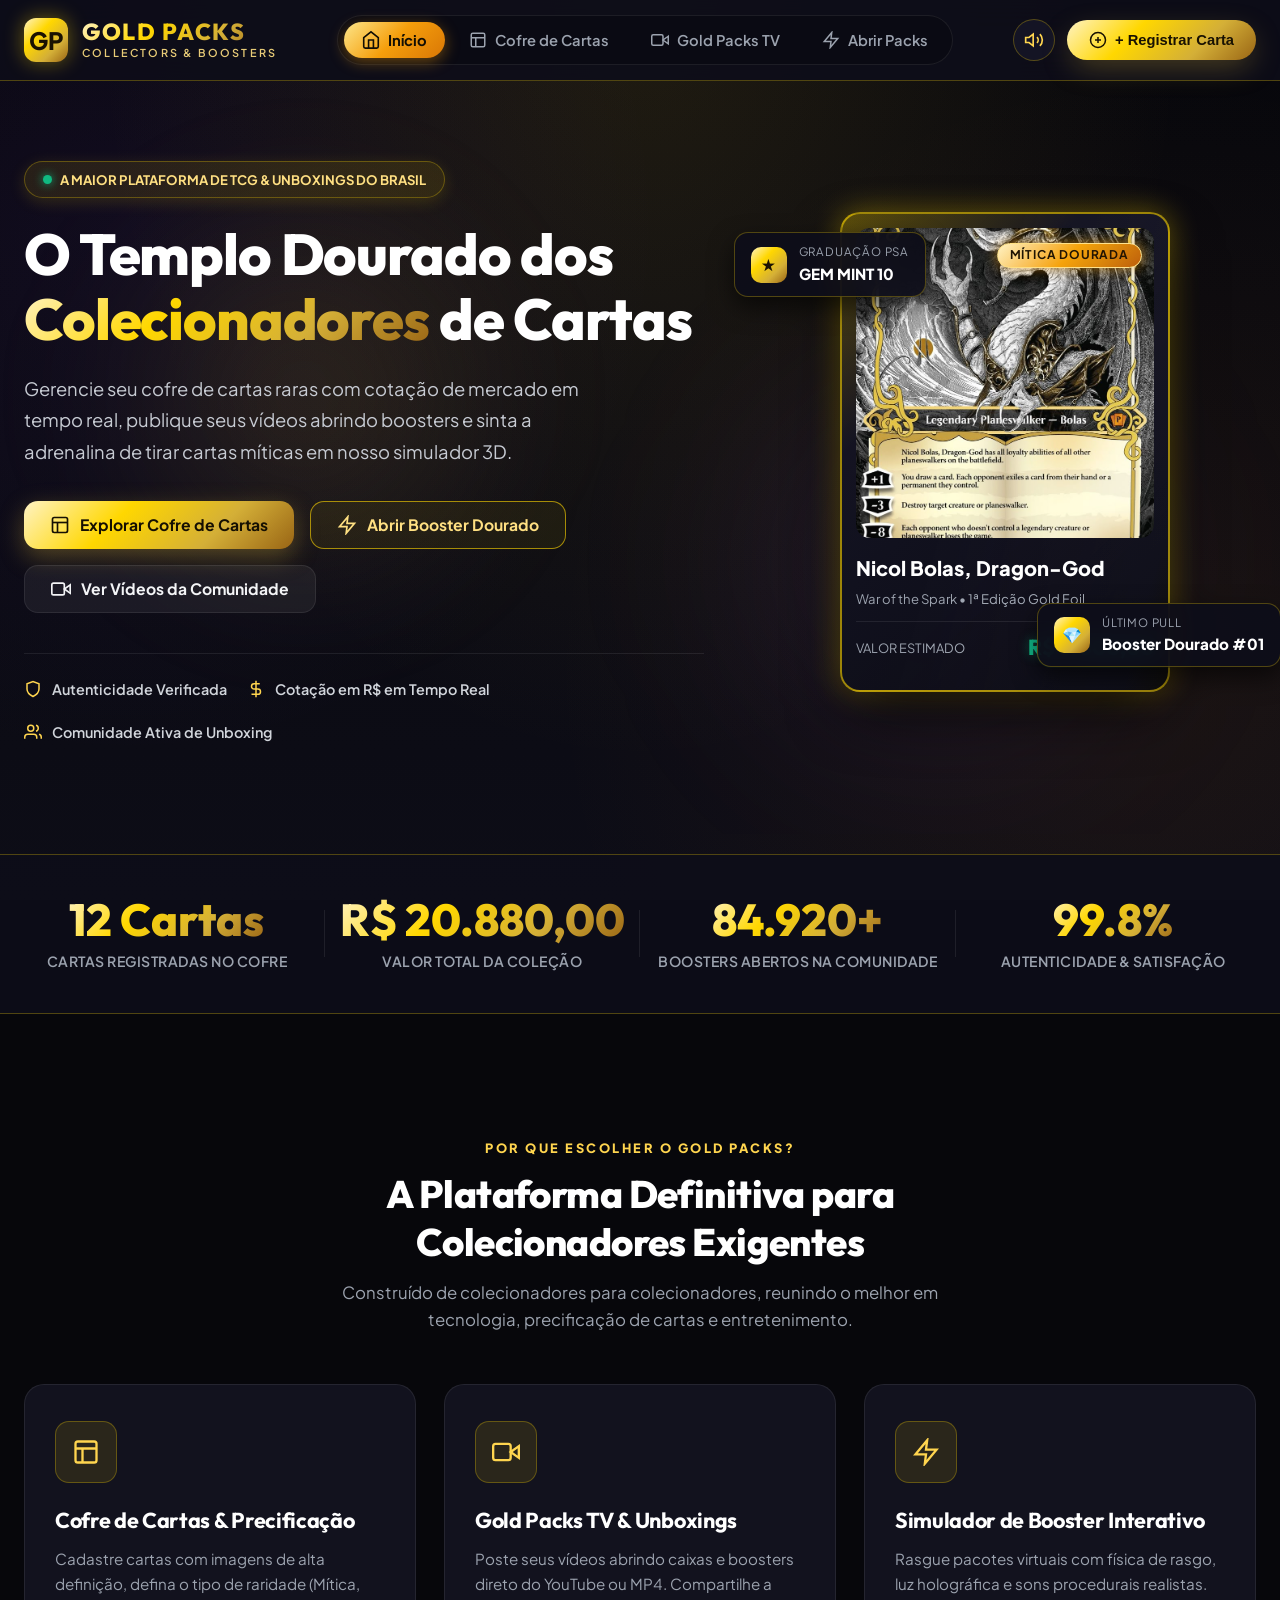
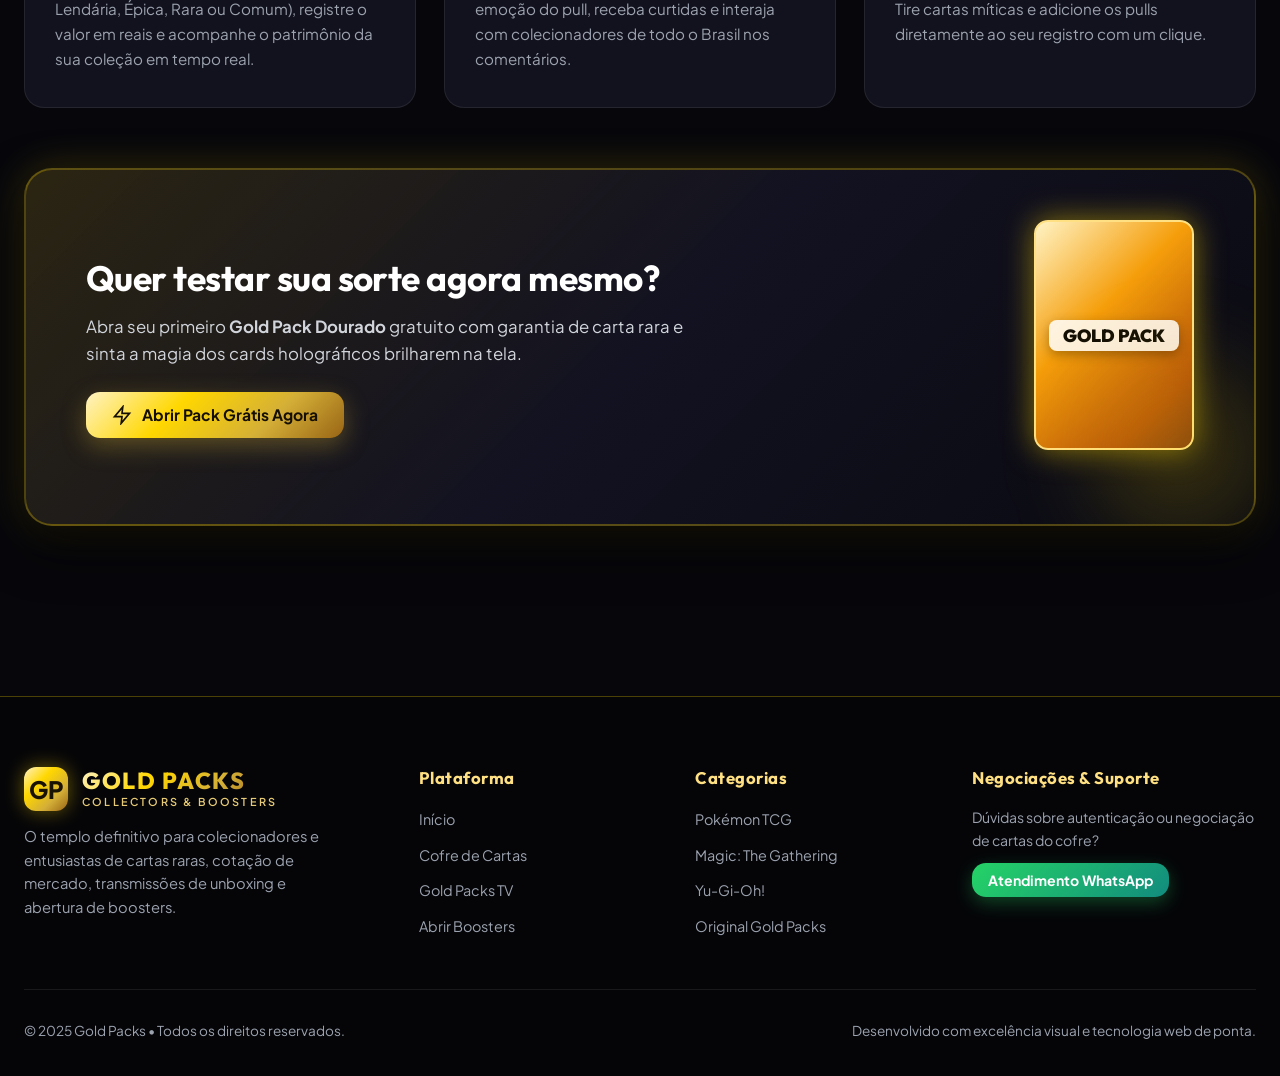
<file: index.html>
<!DOCTYPE html>
<html lang="pt-BR">
<head>
  <meta charset="UTF-8" />
  <meta name="viewport" content="width=device-width, initial-scale=1.0" />
  <title>Gold Packs | O Templo dos Colecionadores de Cartas & Unboxings</title>
  <meta name="description" content="Gold Packs - A maior plataforma de colecionadores de cartas, cotações de mercado, vídeos de abertura de boosters e simulador interativo de packs lendários." />
  <link rel="icon" type="image/png" href="./img/logo.png" />

  <!-- Google Fonts: Outfit, Plus Jakarta Sans & Cinzel -->
  <link rel="preconnect" href="https://fonts.googleapis.com" />
  <link rel="preconnect" href="https://fonts.gstatic.com" crossorigin />
  <link href="https://fonts.googleapis.com/css2?family=Cinzel:wght@600;700;800;900&family=Outfit:wght@400;500;600;700;800;900&family=Plus+Jakarta+Sans:wght@400;500;600;700;800&display=swap" rel="stylesheet" />

  <!-- Estilos Principais -->
  <link rel="stylesheet" href="./css/style.css" />
</head>
<body>
  <!-- Canvas de Partículas / Confete Dourado -->
  <canvas id="confettiCanvas"></canvas>

  <!-- Container de Toasts -->
  <div id="toastContainer" class="toast-container"></div>

  <!-- ==========================================================================
       CABECALHO / NAVBAR FIXA
       ========================================================================== -->
  <header class="header">
    <div class="container header-container">
      <!-- Marca / Logo -->
      <div class="logo-brand" onclick="switchTab('tabHome')">
        <div class="logo-icon">GP</div>
        <div class="logo-text-wrap">
          <span class="logo-text-main">Gold Packs</span>
          <span class="logo-text-sub">Collectors & Boosters</span>
        </div>
      </div>

      <!-- Abas de Navegação -->
      <nav class="nav-tabs">
        <button class="nav-tab-btn active" data-tab="tabHome">
          <svg viewBox="0 0 24 24" fill="none" stroke="currentColor" stroke-width="2"><path d="M3 9l9-7 9 7v11a2 2 0 0 1-2 2H5a2 2 0 0 1-2-2z"></path><polyline points="9 22 9 12 15 12 15 22"></polyline></svg>
          <span>Início</span>
        </button>
        <button class="nav-tab-btn" data-tab="tabVault">
          <svg viewBox="0 0 24 24" fill="none" stroke="currentColor" stroke-width="2"><rect x="3" y="3" width="18" height="18" rx="2" ry="2"></rect><line x1="3" y1="9" x2="21" y2="9"></line><line x1="9" y1="21" x2="9" y2="9"></line></svg>
          <span>Cofre de Cartas</span>
        </button>
        <button class="nav-tab-btn" data-tab="tabVideos">
          <svg viewBox="0 0 24 24" fill="none" stroke="currentColor" stroke-width="2"><polygon points="23 7 16 12 23 17 23 7"></polygon><rect x="1" y="5" width="15" height="14" rx="2" ry="2"></rect></svg>
          <span>Gold Packs TV</span>
        </button>
        <button class="nav-tab-btn" data-tab="tabSimulator">
          <svg viewBox="0 0 24 24" fill="none" stroke="currentColor" stroke-width="2"><polygon points="13 2 3 14 12 14 11 22 21 10 12 10 13 2"></polygon></svg>
          <span>Abrir Packs</span>
        </button>
      </nav>

      <!-- Ações do Cabeçalho -->
      <div class="nav-actions">
        <!-- Botão Mute / Unmute Som Procedural -->
        <button id="soundToggleBtn" class="sound-toggle-btn" title="Ligar/Desligar efeitos sonoros">
          <svg width="20" height="20" viewBox="0 0 24 24" fill="none" stroke="currentColor" stroke-width="2"><polygon points="11 5 6 9 2 9 2 15 6 15 11 19 11 5"></polygon><path d="M19.07 4.93a10 10 0 0 1 0 14.14M15.54 8.46a5 5 0 0 1 0 7.07"></path></svg>
        </button>

        <!-- CTA Registrar Nova Carta -->
        <button class="btn-cta-nav" onclick="switchTab('tabVault'); openAddCardModal();">
          <svg width="18" height="18" viewBox="0 0 24 24" fill="none" stroke="currentColor" stroke-width="2"><circle cx="12" cy="12" r="10"></circle><line x1="12" y1="8" x2="12" y2="16"></line><line x1="8" y1="12" x2="16" y2="12"></line></svg>
          <span>+ Registrar Carta</span>
        </button>
      </div>
    </div>
  </header>

  <main>
    <!-- ==========================================================================
         ABA 1: LANDING PAGE PROFISSIONAL (HOME)
         ========================================================================== -->
    <section id="tabHome" class="view-tab active">
      <!-- Hero Section -->
      <div class="hero-section">
        <div class="hero-glow-orb-1"></div>
        <div class="hero-glow-orb-2"></div>

        <div class="container hero-grid">
          <!-- Coluna Texto -->
          <div class="hero-text-content">
            <div class="hero-badge-live">
              <span class="pulse-dot"></span>
              <span>A MAIOR PLATAFORMA DE TCG & UNBOXINGS DO BRASIL</span>
            </div>
            
            <h1 class="hero-title">
              O Templo Dourado dos <span class="text-gold-gradient">Colecionadores</span> de Cartas
            </h1>

            <p class="hero-desc">
              Gerencie seu cofre de cartas raras com cotação de mercado em tempo real, publique seus vídeos abrindo boosters e sinta a adrenalina de tirar cartas míticas em nosso simulador 3D.
            </p>

            <div class="hero-actions">
              <button class="btn btn-gold" onclick="switchTab('tabVault')">
                <svg width="20" height="20" viewBox="0 0 24 24" fill="none" stroke="currentColor" stroke-width="2"><rect x="3" y="3" width="18" height="18" rx="2" ry="2"></rect><line x1="3" y1="9" x2="21" y2="9"></line><line x1="9" y1="21" x2="9" y2="9"></line></svg>
                Explorar Cofre de Cartas
              </button>

              <button class="btn btn-gold-outline" onclick="switchTab('tabSimulator')">
                <svg width="20" height="20" viewBox="0 0 24 24" fill="none" stroke="currentColor" stroke-width="2"><polygon points="13 2 3 14 12 14 11 22 21 10 12 10 13 2"></polygon></svg>
                Abrir Booster Dourado
              </button>

              <button class="btn btn-secondary" onclick="switchTab('tabVideos')">
                <svg width="20" height="20" viewBox="0 0 24 24" fill="none" stroke="currentColor" stroke-width="2"><polygon points="23 7 16 12 23 17 23 7"></polygon><rect x="1" y="5" width="15" height="14" rx="2" ry="2"></rect></svg>
                Ver Vídeos da Comunidade
              </button>
            </div>

            <!-- Chips de Vantagens -->
            <div class="hero-features-chips">
              <div class="chip-item">
                <svg viewBox="0 0 24 24" fill="none" stroke="currentColor" stroke-width="2"><path d="M12 22s8-4 8-10V5l-8-3-8 3v7c0 6 8 10 8 10z"></path></svg>
                <span>Autenticidade Verificada</span>
              </div>
              <div class="chip-item">
                <svg viewBox="0 0 24 24" fill="none" stroke="currentColor" stroke-width="2"><line x1="12" y1="1" x2="12" y2="23"></line><path d="M17 5H9.5a3.5 3.5 0 0 0 0 7h5a3.5 3.5 0 0 1 0 7H6"></path></svg>
                <span>Cotação em R$ em Tempo Real</span>
              </div>
              <div class="chip-item">
                <svg viewBox="0 0 24 24" fill="none" stroke="currentColor" stroke-width="2"><path d="M17 21v-2a4 4 0 0 0-4-4H5a4 4 0 0 0-4 4v2"></path><circle cx="9" cy="7" r="4"></circle><path d="M23 21v-2a4 4 0 0 0-3-3.87"></path><path d="M16 3.13a4 4 0 0 1 0 7.75"></path></svg>
                <span>Comunidade Ativa de Unboxing</span>
              </div>
            </div>
          </div>

          <!-- Coluna Showcase 3D Card Interativo -->
          <div class="hero-card-showcase">
            <!-- Chip Flutuante Esquerdo -->
            <div class="floating-foil-chip floating-foil-chip-1">
              <div class="chip-icon">★</div>
              <div>
                <div class="chip-data-title">Graduação PSA</div>
                <div class="chip-data-val">GEM MINT 10</div>
              </div>
            </div>

            <!-- Wrapper da Carta 3D com Mouse Tilt -->
            <div class="showcase-floating-card-wrapper" onclick="openCardDetailModal('c1')">
              <div class="showcase-card-inner">
                <div class="showcase-card-img-wrap">
                  <img src="./img/Nicol bolas, dragon-god.jpg" alt="Nicol Bolas, Dragon-God" class="showcase-card-img" />
                  <div class="showcase-card-overlay-badge">
                    <span class="badge badge-mitica">MÍTICA DOURADA</span>
                  </div>
                </div>

                <div class="showcase-card-info">
                  <div class="showcase-card-name">Nicol Bolas, Dragon-God</div>
                  <div class="showcase-card-set">War of the Spark • 1ª Edição Gold Foil</div>
                  
                  <div class="showcase-card-price-row">
                    <span style="font-size:0.8rem; color:var(--text-muted);">VALOR ESTIMADO</span>
                    <span class="showcase-card-price">R$ 3.000,00</span>
                  </div>
                </div>
              </div>
            </div>

            <!-- Chip Flutuante Direito -->
            <div class="floating-foil-chip floating-foil-chip-2">
              <div class="chip-icon">💎</div>
              <div>
                <div class="chip-data-title">Último Pull</div>
                <div class="chip-data-val">Booster Dourado #01</div>
              </div>
            </div>
          </div>
        </div>
      </div>

      <!-- Banner de Estatísticas Ao Vivo -->
      <div class="stats-banner">
        <div class="container stats-grid">
          <div class="stat-item">
            <div class="stat-number text-gold-gradient" id="homeTotalCards">12.450+</div>
            <div class="stat-label">CARTAS REGISTRADAS NO COFRE</div>
          </div>
          <div class="stat-item">
            <div class="stat-number text-gold-gradient" id="homeTotalValue">R$ 3.840.000</div>
            <div class="stat-label">VALOR TOTAL DA COLEÇÃO</div>
          </div>
          <div class="stat-item">
            <div class="stat-number text-gold-gradient">84.920+</div>
            <div class="stat-label">BOOSTERS ABERTOS NA COMUNIDADE</div>
          </div>
          <div class="stat-item">
            <div class="stat-number text-gold-gradient">99.8%</div>
            <div class="stat-label">AUTENTICIDADE & SATISFAÇÃO</div>
          </div>
        </div>
      </div>

      <!-- Seção de Recursos / Diferenciais -->
      <div class="features-section">
        <div class="container">
          <div class="section-header">
            <span class="section-tag">POR QUE ESCOLHER O GOLD PACKS?</span>
            <h2 class="section-title">A Plataforma Definitiva para Colecionadores Exigentes</h2>
            <p class="section-desc">Construído de colecionadores para colecionadores, reunindo o melhor em tecnologia, precificação de cartas e entretenimento.</p>
          </div>

          <div class="features-grid">
            <!-- Feature 1 -->
            <div class="feature-card">
              <div class="feature-icon-box">
                <svg width="28" height="28" viewBox="0 0 24 24" fill="none" stroke="currentColor" stroke-width="2"><rect x="3" y="3" width="18" height="18" rx="2" ry="2"></rect><line x1="3" y1="9" x2="21" y2="9"></line><line x1="9" y1="21" x2="9" y2="9"></line></svg>
              </div>
              <h3 class="feature-title">Cofre de Cartas & Precificação</h3>
              <p class="feature-desc">Cadastre cartas com imagens de alta definição, defina o tipo de raridade (Mítica, Lendária, Épica, Rara ou Comum), registre o valor em reais e acompanhe o patrimônio da sua coleção em tempo real.</p>
            </div>

            <!-- Feature 2 -->
            <div class="feature-card">
              <div class="feature-icon-box">
                <svg width="28" height="28" viewBox="0 0 24 24" fill="none" stroke="currentColor" stroke-width="2"><polygon points="23 7 16 12 23 17 23 7"></polygon><rect x="1" y="5" width="15" height="14" rx="2" ry="2"></rect></svg>
              </div>
              <h3 class="feature-title">Gold Packs TV & Unboxings</h3>
              <p class="feature-desc">Poste seus vídeos abrindo caixas e boosters direto do YouTube ou MP4. Compartilhe a emoção do pull, receba curtidas e interaja com colecionadores de todo o Brasil nos comentários.</p>
            </div>

            <!-- Feature 3 -->
            <div class="feature-card">
              <div class="feature-icon-box">
                <svg width="28" height="28" viewBox="0 0 24 24" fill="none" stroke="currentColor" stroke-width="2"><polygon points="13 2 3 14 12 14 11 22 21 10 12 10 13 2"></polygon></svg>
              </div>
              <h3 class="feature-title">Simulador de Booster Interativo</h3>
              <p class="feature-desc">Rasgue pacotes virtuais com física de rasgo, luz holográfica e sons procedurais realistas. Tire cartas míticas e adicione os pulls diretamente ao seu registro com um clique.</p>
            </div>
          </div>

          <!-- Teaser Banner Interativo -->
          <div class="teaser-banner">
            <div class="teaser-content">
              <h3>Quer testar sua sorte agora mesmo?</h3>
              <p>Abra seu primeiro <strong>Gold Pack Dourado</strong> gratuito com garantia de carta rara e sinta a magia dos cards holográficos brilharem na tela.</p>
              <button class="btn btn-gold" onclick="switchTab('tabSimulator')">
                <svg width="20" height="20" viewBox="0 0 24 24" fill="none" stroke="currentColor" stroke-width="2"><polygon points="13 2 3 14 12 14 11 22 21 10 12 10 13 2"></polygon></svg>
                Abrir Pack Grátis Agora
              </button>
            </div>
            <div class="teaser-pack-preview" onclick="switchTab('tabSimulator')" style="cursor:pointer;">
              <div class="pack-illustration pack-gold-theme" style="width:160px; height:230px;">
                <div class="pack-logo-seal">GOLD PACK</div>
              </div>
            </div>
          </div>
        </div>
      </div>
    </section>

    <!-- ==========================================================================
         ABA 2: COFRE & REGISTRO DE CARTAS (CATÁLOGO COMPLETO)
         ========================================================================== -->
    <section id="tabVault" class="view-tab">
      <div class="catalog-section">
        <div class="container">
          <!-- Banner Superior de Métricas do Cofre -->
          <div class="vault-metrics-strip">
            <div class="metric-card">
              <div class="metric-icon-wrap">
                <svg width="24" height="24" viewBox="0 0 24 24" fill="none" stroke="currentColor" stroke-width="2"><rect x="3" y="3" width="18" height="18" rx="2" ry="2"></rect><line x1="3" y1="9" x2="21" y2="9"></line></svg>
              </div>
              <div>
                <div class="metric-data-title">Total de Cartas</div>
                <div class="metric-data-val" id="metricTotalCount">0</div>
              </div>
            </div>

            <div class="metric-card">
              <div class="metric-icon-wrap">
                <svg width="24" height="24" viewBox="0 0 24 24" fill="none" stroke="currentColor" stroke-width="2"><line x1="12" y1="1" x2="12" y2="23"></line><path d="M17 5H9.5a3.5 3.5 0 0 0 0 7h5a3.5 3.5 0 0 1 0 7H6"></path></svg>
              </div>
              <div>
                <div class="metric-data-title">Valor do Cofre</div>
                <div class="metric-data-val" id="metricTotalValue" style="color:#10B981;">R$ 0,00</div>
              </div>
            </div>

            <div class="metric-card">
              <div class="metric-icon-wrap">
                <svg width="24" height="24" viewBox="0 0 24 24" fill="none" stroke="currentColor" stroke-width="2"><polygon points="12 2 15.09 8.26 22 9.27 17 14.14 18.18 21.02 12 17.77 5.82 21.02 7 14.14 2 9.27 8.91 8.26 12 2"></polygon></svg>
              </div>
              <div>
                <div class="metric-data-title">Carta Mais Cara</div>
                <div class="metric-data-val" id="metricHighestPrice" style="color:var(--gold-400);">R$ 0,00</div>
              </div>
            </div>

            <div class="metric-card">
              <div class="metric-icon-wrap">
                <svg width="24" height="24" viewBox="0 0 24 24" fill="none" stroke="currentColor" stroke-width="2"><line x1="18" y1="20" x2="18" y2="10"></line><line x1="12" y1="20" x2="12" y2="4"></line><line x1="6" y1="20" x2="6" y2="14"></line></svg>
              </div>
              <div>
                <div class="metric-data-title">Média por Carta</div>
                <div class="metric-data-val" id="metricAvgPrice">R$ 0,00</div>
              </div>
            </div>
          </div>

          <!-- Barra de Ações & Filtros -->
          <div class="catalog-toolbar">
            <!-- Linha 1: Busca e Botão de Cadastro -->
            <div class="toolbar-top-row">
              <div class="search-input-wrap">
                <svg viewBox="0 0 24 24" fill="none" stroke="currentColor" stroke-width="2"><circle cx="11" cy="11" r="8"></circle><line x1="21" y1="21" x2="16.65" y2="16.65"></line></svg>
                <input type="text" id="cardSearchInput" class="search-input" placeholder="Buscar por nome da carta, edição ou coleção..." />
              </div>

              <div class="toolbar-actions-group">
                <button class="btn btn-gold" onclick="openAddCardModal()">
                  <svg width="18" height="18" viewBox="0 0 24 24" fill="none" stroke="currentColor" stroke-width="2"><circle cx="12" cy="12" r="10"></circle><line x1="12" y1="8" x2="12" y2="16"></line><line x1="8" y1="12" x2="16" y2="12"></line></svg>
                  + Registrar Nova Carta
                </button>
              </div>
            </div>

            <!-- Linha 2: Filtros de Categoria, Raridade, Preço Máximo e Ordenação -->
            <div class="toolbar-filters-row">
              <div class="filter-group">
                <label class="filter-label">Jogo / Categoria</label>
                <select id="categoryFilter" class="filter-select">
                  <option value="">Todas as Categorias</option>
                  <option value="Pokémon TCG">Pokémon TCG</option>
                  <option value="Magic: The Gathering">Magic: The Gathering</option>
                  <option value="Yu-Gi-Oh!">Yu-Gi-Oh!</option>
                  <option value="Original Gold Packs">Original Gold Packs</option>
                </select>
              </div>

              <div class="filter-group">
                <label class="filter-label">Raridade da Carta</label>
                <select id="rarityFilter" class="filter-select">
                  <option value="">Todas as Raridades</option>
                  <option value="Mítica Dourada">Mítica Dourada</option>
                  <option value="Lendária">Lendária</option>
                  <option value="Épica">Épica</option>
                  <option value="Super Rara">Super Rara</option>
                  <option value="Rara">Rara</option>
                  <option value="Comum">Comum</option>
                </select>
              </div>

              <div class="filter-group">
                <label class="filter-label">Preço Máximo (R$)</label>
                <input type="number" id="priceFilter" class="filter-select" placeholder="Ex: 2000" />
              </div>

              <div class="filter-group">
                <label class="filter-label">Ordenar Por</label>
                <select id="sortFilter" class="filter-select">
                  <option value="price-desc">Maior Preço (R$)</option>
                  <option value="price-asc">Menor Preço (R$)</option>
                  <option value="name-asc">Nome (A - Z)</option>
                  <option value="recent">Mais Recentes</option>
                </select>
              </div>

              <button id="resetFiltersBtn" class="btn-reset-filters">Limpar Filtros</button>
            </div>
          </div>

          <!-- Grid de Cartas Cadastradas -->
          <div id="cardsGrid" class="cards-grid">
            <!-- Inserido dinamicamente pelo app.js -->
          </div>
        </div>
      </div>
    </section>

    <!-- ==========================================================================
         ABA 3: GOLD PACKS TV (VÍDEOS DE ABERTURA DE PACKS)
         ========================================================================== -->
    <section id="tabVideos" class="view-tab">
      <div class="videos-section">
        <div class="container">
          <!-- Hero Banner da TV -->
          <div class="videos-hero-banner">
            <div class="videos-hero-text">
              <span class="badge badge-mitica" style="margin-bottom:12px;">🔴 COMUNIDADE GOLD PACKS TV</span>
              <h2>Vídeos de Abertura de Boosters</h2>
              <p>Assista aos momentos mais eletrizantes de abertura de packs e god pulls da nossa comunidade de colecionadores. Compartilhe o seu vídeo e mostre sua sorte para o mundo!</p>
            </div>
            <div>
              <button class="btn btn-gold" onclick="openAddVideoModal()">
                <svg width="20" height="20" viewBox="0 0 24 24" fill="none" stroke="currentColor" stroke-width="2"><circle cx="12" cy="12" r="10"></circle><line x1="12" y1="8" x2="12" y2="16"></line><line x1="8" y1="12" x2="16" y2="12"></line></svg>
                + Postar Meu Vídeo de Abertura
              </button>
            </div>
          </div>

          <!-- Tags de Filtro Rápido -->
          <div class="video-filter-tags">
            <button class="tag-btn active" data-filter="all">Todos os Vídeos</button>
            <button class="tag-btn" data-filter="gold">Boosters Dourados</button>
            <button class="tag-btn" data-filter="boxes">Boxes & Displays</button>
            <button class="tag-btn" data-filter="epic">🔥 God Packs & Épicos</button>
            <button class="tag-btn" data-filter="most-liked">Mais Curtidos</button>
          </div>

          <!-- Grid de Vídeos da Comunidade -->
          <div id="videosGrid" class="videos-grid">
            <!-- Inserido dinamicamente pelo app.js -->
          </div>
        </div>
      </div>
    </section>

    <!-- ==========================================================================
         ABA 4: SIMULADOR DE BOOSTER PACKS (EXPERIÊNCIA INTERATIVA)
         ========================================================================== -->
    <section id="tabSimulator" class="view-tab">
      <div class="simulator-section">
        <div class="container">
          <!-- Intro -->
          <div class="sim-intro-box">
            <span class="section-tag">SIMULADOR 3D OFICIAL</span>
            <h2>Abra seus Boosters Dourados</h2>
            <p>Selecione seu booster favorito, rasgue o lacre e vire as cartas para revelar suas raridades. Todas as cartas tiradas podem ser enviadas diretamente para seu cofre!</p>
          </div>

          <!-- Seleção de Booster -->
          <div class="pack-selection-grid">
            <!-- Pacote Prata -->
            <div class="pack-choice-card" data-pack="silver" onclick="selectPackType('silver')">
              <div class="pack-illustration pack-silver-theme">
                <div class="pack-logo-seal" style="font-size:0.9rem;">PRATA</div>
              </div>
              <h3 class="pack-choice-title">Booster de Prata</h3>
              <p class="pack-choice-desc">3 cartas colecionáveis por booster com chances equilibradas.</p>
              <span class="pack-guarantee-badge">🛡️ 1 Rara Garantida</span>
            </div>

            <!-- Pacote Safira -->
            <div class="pack-choice-card" data-pack="sapphire" onclick="selectPackType('sapphire')">
              <div class="pack-illustration pack-sapphire-theme">
                <div class="pack-logo-seal" style="font-size:0.9rem;">SAFIRA</div>
              </div>
              <h3 class="pack-choice-title">Booster Safira Épico</h3>
              <p class="pack-choice-desc">4 cartas colecionáveis com chances aumentadas de cartas holográficas.</p>
              <span class="pack-guarantee-badge">💎 1 Épica Garantida</span>
            </div>

            <!-- Pacote Ouro (Lendário) -->
            <div class="pack-choice-card selected pack-gold" data-pack="gold" onclick="selectPackType('gold')">
              <div class="pack-illustration pack-gold-theme">
                <div class="pack-logo-seal" style="font-size:0.9rem;">GOLD PACK</div>
              </div>
              <h3 class="pack-choice-title">Gold Pack Lendário</h3>
              <p class="pack-choice-desc">5 cartas premium com acabamento dourado e drop rates lendários.</p>
              <span class="pack-guarantee-badge" style="background:var(--gold-gradient); color:#120e04; font-weight:800;">👑 1 Mítica Dourada Garantida</span>
            </div>
          </div>

          <!-- Arena de Abertura do Pack -->
          <div class="opening-stage-box">
            <div class="stage-ambient-light"></div>

            <!-- Pack Físico Central -->
            <div id="stagePackUnit" class="stage-pack-unit" onclick="ripAndOpenPack()">
              <div id="stageFoilWrap" class="pack-foil-wrapper pack-gold-theme">
                <!-- Faixa de Rasgo -->
                <div class="pack-tear-strip">
                  <div class="tear-pull-tab">PULL</div>
                </div>

                <div style="font-size:0.75rem; font-weight:800; letter-spacing:2px; color:rgba(0,0,0,0.6); margin-top:20px;">
                  SÉRIE LIMITADA COLECIONADOR
                </div>

                <div class="pack-logo-seal" id="stagePackTitle">
                  GOLD PACK DOURADO
                </div>

                <div style="font-size:0.75rem; font-weight:800; color:#120e04;">
                  ✨ CLIQUE PARA RASGAR O PACOTE ✨
                </div>
              </div>
            </div>

            <!-- Botão de Rasgar -->
            <button id="ripPackBtn" class="btn btn-gold" onclick="ripAndOpenPack()" style="margin-top:10px;">
              <svg width="20" height="20" viewBox="0 0 24 24" fill="none" stroke="currentColor" stroke-width="2"><path d="M14 2H6a2 2 0 0 0-2 2v16a2 2 0 0 0 2 2h12a2 2 0 0 0 2-2V8z"></path><polyline points="14 2 14 8 20 8"></polyline><line x1="9" y1="15" x2="15" y2="15"></line></svg>
              Rasgar Pacote!
            </button>

            <!-- Grid de Cartas Reveladas (Flip Cards 3D) -->
            <div id="pulledCardsGrid" class="pulled-cards-reveal-grid">
              <!-- Cartas inseridas dinamicamente pelo simulador -->
            </div>

            <!-- Controles pós-abertura -->
            <div id="packActionControls" style="display:none; gap:14px; margin-top:20px; flex-wrap:wrap; justify-content:center;">
              <button class="btn btn-gold" onclick="savePulledCardsToVault()">
                <svg width="20" height="20" viewBox="0 0 24 24" fill="none" stroke="currentColor" stroke-width="2"><path d="M19 21H5a2 2 0 0 1-2-2V5a2 2 0 0 1 2-2h11l5 5v11a2 2 0 0 1-2 2z"></path><polyline points="17 21 17 13 7 13 7 21"></polyline><polyline points="7 3 7 8 15 8"></polyline></svg>
                Guardar Cartas no Meu Cofre
              </button>

              <button class="btn btn-secondary" onclick="flipAllPulledCards()">
                Virar Todas as Cartas
              </button>

              <button class="btn btn-gold-outline" onclick="selectPackType(currentPackType)">
                Abrir Outro Pack
              </button>
            </div>
          </div>
        </div>
      </div>
    </section>
  </main>

  <!-- ==========================================================================
       MODAL 1: REGISTRAR / EDITAR CARTA
       ========================================================================== -->
  <div id="cardModal" class="modal-backdrop">
    <div class="modal-box">
      <div class="modal-header">
        <div class="modal-title-wrap">
          <div class="logo-icon" style="width:34px; height:34px; font-size:18px;">GP</div>
          <h3 id="modalCardTitle" class="modal-title">Registrar Nova Carta</h3>
        </div>
        <button class="modal-close-btn" onclick="closeCardModal()">
          <svg width="20" height="20" viewBox="0 0 24 24" fill="none" stroke="currentColor" stroke-width="2"><line x1="18" y1="6" x2="6" y2="18"></line><line x1="6" y1="6" x2="18" y2="18"></line></svg>
        </button>
      </div>

      <form id="cardForm">
        <div class="modal-body">
          <input type="hidden" id="cardIdInput" />

          <!-- Nome da Carta -->
          <div class="form-group">
            <label class="form-label">Nome da Carta <span class="req">*</span></label>
            <input type="text" id="cardNomeInput" class="form-input" placeholder="Ex: Nicol Bolas, Charizard VMAX, Mago do Caos..." required />
          </div>

          <!-- Linha 2 Colunas: Categoria & Raridade -->
          <div class="form-grid-2">
            <div class="form-group">
              <label class="form-label">Categoria / TCG <span class="req">*</span></label>
              <select id="cardCategoriaInput" class="form-select" required>
                <option value="Pokémon TCG">Pokémon TCG</option>
                <option value="Magic: The Gathering">Magic: The Gathering</option>
                <option value="Yu-Gi-Oh!">Yu-Gi-Oh!</option>
                <option value="Original Gold Packs">Original Gold Packs</option>
              </select>
            </div>

            <div class="form-group">
              <label class="form-label">Tipo de Raridade <span class="req">*</span></label>
              <select id="cardRaridadeInput" class="form-select" required>
                <option value="Mítica Dourada">Mítica Dourada (Gold Rare)</option>
                <option value="Lendária">Lendária</option>
                <option value="Épica">Épica</option>
                <option value="Super Rara">Super Rara</option>
                <option value="Rara">Rara</option>
                <option value="Comum">Comum</option>
              </select>
            </div>
          </div>

          <!-- Linha 2 Colunas: Valor & Condição -->
          <div class="form-grid-2">
            <div class="form-group">
              <label class="form-label">Valor Estimado de Mercado (R$) <span class="req">*</span></label>
              <input type="number" id="cardPrecoInput" class="form-input" placeholder="Ex: 3000" step="0.01" min="1" required />
            </div>

            <div class="form-group">
              <label class="form-label">Condição / Graduação</label>
              <select id="cardCondicaoInput" class="form-select">
                <option value="Mint (PSA 10)">Mint (PSA 10 Impecável)</option>
                <option value="Near Mint (PSA 9)">Near Mint (Quase Perfeita)</option>
                <option value="Excellent">Excellent (Excelente)</option>
                <option value="Good">Good (Bom)</option>
                <option value="Played">Played (Com Marcas de Uso)</option>
              </select>
            </div>
          </div>

          <!-- Linha 2 Colunas: Acabamento & Edição -->
          <div class="form-grid-2">
            <div class="form-group">
              <label class="form-label">Acabamento da Carta</label>
              <select id="cardAcabamentoInput" class="form-select">
                <option value="Gold Foil Holográfica">Gold Foil Holográfica</option>
                <option value="Foil Holográfica">Foil Holográfica</option>
                <option value="Texturizada Especial">Texturizada Especial</option>
                <option value="Secret Rare">Secret Rare</option>
                <option value="Normal">Normal</option>
              </select>
            </div>

            <div class="form-group">
              <label class="form-label">Edição / Coleção</label>
              <input type="text" id="cardEdicaoInput" class="form-input" placeholder="Ex: War of the Spark #193, 1ª Edição..." />
            </div>
          </div>

          <!-- Imagem da Carta -->
          <div class="form-group">
            <label class="form-label">Imagem da Carta</label>
            <div style="display:flex; flex-direction:column; gap:8px;">
              <select id="cardImgSelect" class="form-select">
                <option value="">-- Escolher imagem da Galeria Gold Packs --</option>
                <option value="./img/Nicol bolas, dragon-god.jpg">Nicol Bolas, Dragon-God</option>
                <option value="./img/Umbreon ex.jpg">Umbreon EX Moonbreon</option>
                <option value="./img/Greninja EX 214_167 Twilight Masquerade.jpg">Greninja EX Special Illustration</option>
                <option value="./img/Mago Do Caos_.jpg">Mago do Caos das Trevas</option>
                <option value="./img/Sol Ring alter.jpg">Sol Ring Masterpiece</option>
                <option value="./img/Full art card 23.jpg">Charizard & Reshiram Tag Team GX</option>
                <option value="./img/carta-arkanon.png">Arkanon, Lorde das Trevas</option>
                <option value="./img/carta-lymara.png">Lymara, Guardiã Celestial</option>
                <option value="./img/carta-maldrik.png">Maldrik, O Conquistador</option>
                <option value="./img/carta-kaelthar.png">Kaelthar, Sentinela do Vale</option>
                <option value="./img/carta-drahven.png">Drahven, Caçador Noturno</option>
                <option value="./img/carta-nyxsombra.png">Nyxsombra, Lâmina Furtiva</option>
              </select>

              <div style="display:flex; gap:10px; align-items:center;">
                <input type="text" id="cardImgUrlInput" class="form-input" placeholder="Ou cole a URL de uma imagem da web..." style="flex:1;" />
                <label class="btn btn-secondary" style="padding:11px 16px; cursor:pointer; font-size:0.85rem; white-space:nowrap;">
                  📁 Do PC
                  <input type="file" id="cardImgFileInput" accept="image/*" style="display:none;" />
                </label>
              </div>

              <!-- Preview da Imagem -->
              <div class="img-preview-box">
                <img id="cardImgPreview" src="./img/Nicol bolas, dragon-god.jpg" alt="Preview da carta" />
              </div>
            </div>
          </div>

          <!-- Descrição / Lore -->
          <div class="form-group">
            <label class="form-label">Descrição / Lore da Carta</label>
            <textarea id="cardDescricaoInput" class="form-textarea" placeholder="Descreva os efeitos, habilidades ou história da carta..."></textarea>
          </div>
        </div>

        <div class="modal-footer">
          <button type="button" class="btn btn-secondary" onclick="closeCardModal()">Cancelar</button>
          <button type="submit" class="btn btn-gold">Salvar Carta no Cofre</button>
        </div>
      </form>
    </div>
  </div>

  <!-- ==========================================================================
       MODAL 2: DETALHES 3D DA CARTA
       ========================================================================== -->
  <div id="cardDetailModal" class="modal-backdrop">
    <div class="modal-box" style="max-width: 800px;">
      <div class="modal-header">
        <h3 class="modal-title">Detalhes da Carta</h3>
        <button class="modal-close-btn" onclick="closeCardDetailModal()">
          <svg width="20" height="20" viewBox="0 0 24 24" fill="none" stroke="currentColor" stroke-width="2"><line x1="18" y1="6" x2="6" y2="18"></line><line x1="6" y1="6" x2="18" y2="18"></line></svg>
        </button>
      </div>
      <div id="cardDetailBody" class="modal-body">
        <!-- Renderizado dinamicamente -->
      </div>
    </div>
  </div>

  <!-- ==========================================================================
       MODAL 3: POSTAR NOVO VÍDEO DE ABERTURA
       ========================================================================== -->
  <div id="videoModal" class="modal-backdrop">
    <div class="modal-box">
      <div class="modal-header">
        <div class="modal-title-wrap">
          <div class="logo-icon" style="width:34px; height:34px; font-size:18px;">GP</div>
          <h3 class="modal-title">Postar Vídeo de Abertura</h3>
        </div>
        <button class="modal-close-btn" onclick="closeVideoModal()">
          <svg width="20" height="20" viewBox="0 0 24 24" fill="none" stroke="currentColor" stroke-width="2"><line x1="18" y1="6" x2="6" y2="18"></line><line x1="6" y1="6" x2="18" y2="18"></line></svg>
        </button>
      </div>

      <form id="videoForm">
        <div class="modal-body">
          <div class="form-group">
            <label class="form-label">Título do Vídeo <span class="req">*</span></label>
            <input type="text" id="videoTituloInput" class="form-input" placeholder="Ex: TIREI CARTA MÍTICA NO BOOSTER DOURADO!" required />
          </div>

          <div class="form-grid-2">
            <div class="form-group">
              <label class="form-label">Nome do Colecionador / Canal <span class="req">*</span></label>
              <input type="text" id="videoAutorInput" class="form-input" placeholder="Ex: Kaleb Santos" required />
            </div>

            <div class="form-group">
              <label class="form-label">Tipo de Booster Aberto</label>
              <input type="text" id="videoPackInput" class="form-input" placeholder="Ex: Booster Dourado 1ª Edição" />
            </div>
          </div>

          <div class="form-group">
            <label class="form-label">Link do Vídeo (YouTube) <span class="req">*</span></label>
            <input type="url" id="videoUrlInput" class="form-input" placeholder="https://www.youtube.com/watch?v=..." required />
          </div>

          <div class="form-grid-2">
            <div class="form-group">
              <label class="form-label">Drop Principal / Melhor Carta Tirada</label>
              <input type="text" id="videoPullInput" class="form-input" placeholder="Ex: Nicol Bolas Mítico" />
            </div>

            <div class="form-group">
              <label class="form-label">Valor Estimado do Drop (R$)</label>
              <input type="number" id="videoValorInput" class="form-input" placeholder="Ex: 3000" />
            </div>
          </div>
        </div>

        <div class="modal-footer">
          <button type="button" class="btn btn-secondary" onclick="closeVideoModal()">Cancelar</button>
          <button type="submit" class="btn btn-gold">Publicar na Gold Packs TV</button>
        </div>
      </form>
    </div>
  </div>

  <!-- ==========================================================================
       MODAL 4: PLAYER DE VÍDEO CINEMÁTICO COM COMENTÁRIOS
       ========================================================================== -->
  <div id="videoPlayerModal" class="modal-backdrop">
    <div class="modal-box" style="max-width: 860px;">
      <div class="modal-header">
        <h3 class="modal-title">Gold Packs Cinema</h3>
        <button class="modal-close-btn" onclick="closeVideoPlayerModal()">
          <svg width="20" height="20" viewBox="0 0 24 24" fill="none" stroke="currentColor" stroke-width="2"><line x1="18" y1="6" x2="6" y2="18"></line><line x1="6" y1="6" x2="18" y2="18"></line></svg>
        </button>
      </div>
      <div id="videoPlayerBody" class="modal-body">
        <!-- Injetado dinamicamente -->
      </div>
    </div>
  </div>

  <!-- ==========================================================================
       RODAPÉ DE LUXO (FOOTER)
       ========================================================================== -->
  <footer class="footer">
    <div class="container">
      <div class="footer-grid">
        <!-- Marca e Missão -->
        <div class="footer-brand">
          <div class="logo-brand">
            <div class="logo-icon">GP</div>
            <div class="logo-text-wrap">
              <span class="logo-text-main">Gold Packs</span>
              <span class="logo-text-sub">Collectors & Boosters</span>
            </div>
          </div>
          <p>O templo definitivo para colecionadores e entusiastas de cartas raras, cotação de mercado, transmissões de unboxing e abertura de boosters.</p>
        </div>

        <!-- Links Rápidos -->
        <div class="footer-col">
          <h4>Plataforma</h4>
          <ul class="footer-links">
            <li><a href="javascript:void(0)" onclick="switchTab('tabHome')">Início</a></li>
            <li><a href="javascript:void(0)" onclick="switchTab('tabVault')">Cofre de Cartas</a></li>
            <li><a href="javascript:void(0)" onclick="switchTab('tabVideos')">Gold Packs TV</a></li>
            <li><a href="javascript:void(0)" onclick="switchTab('tabSimulator')">Abrir Boosters</a></li>
          </ul>
        </div>

        <!-- Categorias TCG -->
        <div class="footer-col">
          <h4>Categorias</h4>
          <ul class="footer-links">
            <li><a href="javascript:void(0)" onclick="switchTab('tabVault');">Pokémon TCG</a></li>
            <li><a href="javascript:void(0)" onclick="switchTab('tabVault');">Magic: The Gathering</a></li>
            <li><a href="javascript:void(0)" onclick="switchTab('tabVault');">Yu-Gi-Oh!</a></li>
            <li><a href="javascript:void(0)" onclick="switchTab('tabVault');">Original Gold Packs</a></li>
          </ul>
        </div>

        <!-- Segurança & Contato -->
        <div class="footer-col">
          <h4>Negociações & Suporte</h4>
          <p style="font-size:0.88rem; color:var(--text-muted); margin-bottom:12px;">
            Dúvidas sobre autenticação ou negociação de cartas do cofre?
          </p>
          <a href="https://wa.me/5511988185893?text=Olá,tenho interesse em negociar cartas no Gold Packs" target="_blank" class="btn btn-whatsapp" style="padding:10px 16px; font-size:0.88rem;">
            Atendimento WhatsApp
          </a>
        </div>
      </div>

      <!-- Barra Inferior de Direitos -->
      <div class="footer-bottom">
        <div>
          © 2025 Gold Packs • Todos os direitos reservados.
        </div>
        <div>
          Desenvolvido com excelência visual e tecnologia web de ponta.
        </div>
      </div>
    </div>
  </footer>

  <!-- Scripts da Aplicação -->
  <script src="./js/app.js"></script>
</body>
</html>
</file>
<file: css/style.css>
/* ==========================================================================
   GOLD PACKS - O TEMPLO DOS COLECIONADORES DE CARTAS & BOOSTER OPENINGS
   Design System: Luxury Dark & Gold Glassmorphism
   ========================================================================== */

:root {
  --bg-main: #07070b;
  --bg-secondary: #0e0e17;
  --bg-surface: #141424;
  --bg-glass: rgba(20, 20, 36, 0.72);
  --bg-glass-heavy: rgba(14, 14, 25, 0.92);
  --bg-glass-card: rgba(25, 25, 42, 0.65);
  
  --gold-100: #FFF8E1;
  --gold-200: #FFECB3;
  --gold-300: #FFE082;
  --gold-400: #FFD54F;
  --gold-500: #FFC107;
  --gold-600: #D4AF37;
  --gold-700: #B8860B;
  --gold-800: #8C6207;
  
  --gold-gradient: linear-gradient(135deg, #FFF3C4 0%, #FFD700 35%, #D4AF37 70%, #996515 100%);
  --gold-gradient-subtle: linear-gradient(135deg, rgba(255, 215, 0, 0.15) 0%, rgba(212, 175, 55, 0.05) 100%);
  --gold-gradient-btn: linear-gradient(135deg, #FDE68A 0%, #F59E0B 50%, #D97706 100%);
  
  --purple-glow: rgba(168, 85, 247, 0.5);
  --blue-glow: rgba(59, 130, 246, 0.5);
  --gold-glow: rgba(255, 215, 0, 0.45);
  --gold-glow-strong: 0 0 35px rgba(255, 215, 0, 0.6);
  
  --border-glass: rgba(255, 255, 255, 0.08);
  --border-gold: rgba(255, 215, 0, 0.28);
  --border-gold-bright: rgba(255, 215, 0, 0.6);
  
  --text-main: #F3F4F6;
  --text-muted: #9CA3AF;
  --text-dark: #111827;
  --text-gold: #FDE047;
  
  --radius-sm: 8px;
  --radius-md: 14px;
  --radius-lg: 20px;
  --radius-xl: 28px;
  --radius-full: 9999px;
  
  --shadow-card: 0 12px 35px -5px rgba(0, 0, 0, 0.6), 0 0 0 1px rgba(255, 255, 255, 0.06);
  --shadow-gold: 0 10px 30px -5px rgba(212, 175, 55, 0.35);
  
  --font-heading: 'Outfit', 'Cinzel', -apple-system, BlinkMacSystemFont, sans-serif;
  --font-body: 'Plus Jakarta Sans', 'Inter', -apple-system, BlinkMacSystemFont, sans-serif;
  
  --transition-fast: 0.2s cubic-bezier(0.4, 0, 0.2, 1);
  --transition-normal: 0.35s cubic-bezier(0.4, 0, 0.2, 1);
  --transition-smooth: 0.5s cubic-bezier(0.16, 1, 0.3, 1);
}

/* Reset & Box Sizing */
*, *::before, *::after {
  box-sizing: border-box;
  margin: 0;
  padding: 0;
}

html {
  scroll-behavior: smooth;
  font-size: 16px;
}

body {
  background-color: var(--bg-main);
  background-image: 
    radial-gradient(ellipse at 50% 0%, rgba(212, 175, 55, 0.12) 0%, transparent 60%),
    radial-gradient(circle at 10% 25%, rgba(124, 58, 237, 0.08) 0%, transparent 40%),
    radial-gradient(circle at 90% 75%, rgba(217, 119, 6, 0.08) 0%, transparent 45%),
    linear-gradient(180deg, #07070B 0%, #0D0D17 100%);
  background-attachment: fixed;
  color: var(--text-main);
  font-family: var(--font-body);
  line-height: 1.6;
  min-height: 100vh;
  overflow-x: hidden;
  -webkit-font-smoothing: antialiased;
}

/* Custom Scrollbar */
::-webkit-scrollbar {
  width: 9px;
}
::-webkit-scrollbar-track {
  background: var(--bg-main);
}
::-webkit-scrollbar-thumb {
  background: linear-gradient(180deg, #FFD700 0%, #B8860B 100%);
  border-radius: var(--radius-full);
  border: 2px solid var(--bg-main);
}
::-webkit-scrollbar-thumb:hover {
  background: #FFE082;
}

/* Typography Helpers */
h1, h2, h3, h4, h5, h6 {
  font-family: var(--font-heading);
  font-weight: 700;
  line-height: 1.25;
  color: #fff;
  letter-spacing: -0.015em;
}

.text-gold-gradient {
  background: var(--gold-gradient);
  -webkit-background-clip: text;
  -webkit-text-fill-color: transparent;
  background-clip: text;
  display: inline-block;
}

.text-gold {
  color: var(--gold-400);
}

.text-muted {
  color: var(--text-muted);
}

/* Container */
.container {
  width: 100%;
  max-width: 1280px;
  margin: 0 auto;
  padding: 0 24px;
}

/* ==========================================================================
   HEADER / NAVBAR
   ========================================================================== */
.header {
  position: sticky;
  top: 0;
  z-index: 100;
  background: var(--bg-glass-heavy);
  backdrop-filter: blur(16px);
  -webkit-backdrop-filter: blur(16px);
  border-bottom: 1px solid var(--border-gold);
  transition: var(--transition-normal);
}

.header-container {
  display: flex;
  align-items: center;
  justify-content: space-between;
  height: 80px;
  gap: 20px;
}

.logo-brand {
  display: flex;
  align-items: center;
  gap: 14px;
  text-decoration: none;
  cursor: pointer;
}

.logo-brand .logo-icon {
  width: 44px;
  height: 44px;
  background: var(--gold-gradient);
  border-radius: 12px;
  display: flex;
  align-items: center;
  justify-content: center;
  box-shadow: 0 0 20px rgba(255, 215, 0, 0.4);
  color: #1a1202;
  font-size: 24px;
  font-weight: 900;
  transition: transform var(--transition-fast);
}

.logo-brand:hover .logo-icon {
  transform: rotate(6deg) scale(1.08);
}

.logo-text-wrap {
  display: flex;
  flex-direction: column;
}

.logo-text-main {
  font-family: var(--font-heading);
  font-size: 1.45rem;
  font-weight: 800;
  letter-spacing: 1.5px;
  background: var(--gold-gradient);
  -webkit-background-clip: text;
  -webkit-text-fill-color: transparent;
  text-transform: uppercase;
  line-height: 1.1;
}

.logo-text-sub {
  font-size: 0.68rem;
  letter-spacing: 2.2px;
  color: var(--gold-300);
  text-transform: uppercase;
  font-weight: 600;
  opacity: 0.9;
}

/* Nav Tabs */
.nav-tabs {
  display: flex;
  align-items: center;
  gap: 6px;
  background: rgba(10, 10, 18, 0.65);
  padding: 6px;
  border-radius: var(--radius-full);
  border: 1px solid var(--border-glass);
}

.nav-tab-btn {
  display: flex;
  align-items: center;
  gap: 8px;
  padding: 9px 18px;
  border-radius: var(--radius-full);
  border: none;
  background: transparent;
  color: var(--text-muted);
  font-family: var(--font-body);
  font-weight: 600;
  font-size: 0.92rem;
  cursor: pointer;
  transition: all var(--transition-fast);
  white-space: nowrap;
}

.nav-tab-btn svg {
  width: 18px;
  height: 18px;
  stroke: currentColor;
  transition: transform var(--transition-fast);
}

.nav-tab-btn:hover {
  color: #fff;
  background: rgba(255, 255, 255, 0.05);
}

.nav-tab-btn.active {
  color: #120e04;
  background: var(--gold-gradient-btn);
  box-shadow: 0 4px 15px rgba(245, 158, 11, 0.4);
  font-weight: 700;
}

.nav-tab-btn.active svg {
  stroke: #120e04;
  transform: scale(1.08);
}

/* Nav Actions */
.nav-actions {
  display: flex;
  align-items: center;
  gap: 12px;
}

.sound-toggle-btn {
  width: 42px;
  height: 42px;
  border-radius: 50%;
  border: 1px solid var(--border-gold);
  background: var(--bg-surface);
  color: var(--gold-400);
  display: flex;
  align-items: center;
  justify-content: center;
  cursor: pointer;
  transition: var(--transition-fast);
}

.sound-toggle-btn:hover {
  background: rgba(255, 215, 0, 0.12);
  transform: scale(1.08);
  box-shadow: 0 0 15px rgba(255, 215, 0, 0.3);
}

.btn-cta-nav {
  display: flex;
  align-items: center;
  gap: 8px;
  padding: 11px 22px;
  border-radius: var(--radius-full);
  background: var(--gold-gradient);
  color: #181102;
  font-weight: 700;
  font-size: 0.92rem;
  border: none;
  cursor: pointer;
  box-shadow: var(--shadow-gold);
  transition: all var(--transition-fast);
}

.btn-cta-nav:hover {
  transform: translateY(-2px);
  box-shadow: 0 8px 25px rgba(255, 215, 0, 0.5);
  filter: brightness(1.08);
}

/* ==========================================================================
   BUTTONS & BADGES
   ========================================================================== */
.btn {
  display: inline-flex;
  align-items: center;
  justify-content: center;
  gap: 10px;
  padding: 13px 26px;
  border-radius: var(--radius-md);
  font-family: var(--font-body);
  font-weight: 700;
  font-size: 0.98rem;
  border: none;
  cursor: pointer;
  transition: all var(--transition-fast);
  text-decoration: none;
  line-height: 1;
}

.btn-gold {
  background: var(--gold-gradient);
  color: #150f02;
  box-shadow: 0 8px 24px rgba(212, 175, 55, 0.35);
}

.btn-gold:hover {
  transform: translateY(-2px);
  box-shadow: 0 12px 30px rgba(255, 215, 0, 0.55);
  filter: brightness(1.06);
}

.btn-gold-outline {
  background: rgba(255, 215, 0, 0.06);
  border: 1px solid var(--border-gold-bright);
  color: var(--gold-300);
}

.btn-gold-outline:hover {
  background: rgba(255, 215, 0, 0.16);
  border-color: var(--gold-400);
  color: #fff;
  transform: translateY(-2px);
  box-shadow: 0 6px 20px rgba(255, 215, 0, 0.25);
}

.btn-secondary {
  background: rgba(255, 255, 255, 0.06);
  border: 1px solid var(--border-glass);
  color: var(--text-main);
}

.btn-secondary:hover {
  background: rgba(255, 255, 255, 0.12);
  transform: translateY(-2px);
}

.btn-danger {
  background: rgba(239, 68, 68, 0.15);
  border: 1px solid rgba(239, 68, 68, 0.4);
  color: #fca5a5;
}

.btn-danger:hover {
  background: #ef4444;
  color: #fff;
}

.btn-whatsapp {
  background: linear-gradient(135deg, #25D366 0%, #128C7E 100%);
  color: #fff;
  box-shadow: 0 6px 18px rgba(37, 211, 102, 0.3);
}

.btn-whatsapp:hover {
  filter: brightness(1.1);
  transform: translateY(-2px);
  box-shadow: 0 8px 24px rgba(37, 211, 102, 0.5);
}

.badge {
  display: inline-flex;
  align-items: center;
  gap: 6px;
  padding: 4px 12px;
  border-radius: var(--radius-full);
  font-size: 0.75rem;
  font-weight: 700;
  text-transform: uppercase;
  letter-spacing: 0.8px;
  line-height: 1.2;
}

/* Rarities */
.badge-mitica {
  background: linear-gradient(135deg, #FFF3C4 0%, #F59E0B 50%, #B45309 100%);
  color: #1e1302;
  box-shadow: 0 0 14px rgba(245, 158, 11, 0.6);
  border: 1px solid #FFE082;
}

.badge-lendaria {
  background: linear-gradient(135deg, #F87171 0%, #EF4444 50%, #B91C1C 100%);
  color: #fff;
  box-shadow: 0 0 14px rgba(239, 68, 68, 0.55);
}

.badge-epica {
  background: linear-gradient(135deg, #C084FC 0%, #8B5CF6 50%, #6D28D9 100%);
  color: #fff;
  box-shadow: 0 0 14px rgba(139, 92, 246, 0.55);
}

.badge-super-rara {
  background: linear-gradient(135deg, #38BDF8 0%, #0284C7 50%, #0369A1 100%);
  color: #fff;
  box-shadow: 0 0 14px rgba(2, 132, 199, 0.55);
}

.badge-rara {
  background: linear-gradient(135deg, #34D399 0%, #059669 50%, #047857 100%);
  color: #fff;
  box-shadow: 0 0 12px rgba(16, 185, 129, 0.45);
}

.badge-comum {
  background: rgba(156, 163, 175, 0.2);
  color: #D1D5DB;
  border: 1px solid rgba(156, 163, 175, 0.3);
}

/* ==========================================================================
   VIEW TAB CONTAINERS
   ========================================================================== */
.view-tab {
  display: none;
  opacity: 0;
  transition: opacity var(--transition-normal);
}

.view-tab.active {
  display: block;
  opacity: 1;
  animation: fadeIn 0.4s ease-out forwards;
}

@keyframes fadeIn {
  from { opacity: 0; transform: translateY(10px); }
  to { opacity: 1; transform: translateY(0); }
}

/* ==========================================================================
   1. LANDING PAGE
   ========================================================================== */
.hero-section {
  position: relative;
  padding: 80px 0 90px;
  overflow: hidden;
}

.hero-glow-orb-1 {
  position: absolute;
  top: 10%;
  left: 5%;
  width: 480px;
  height: 480px;
  background: radial-gradient(circle, rgba(212, 175, 55, 0.15) 0%, transparent 70%);
  filter: blur(60px);
  pointer-events: none;
  z-index: 0;
  animation: floatOrb 12s ease-in-out infinite alternate;
}

.hero-glow-orb-2 {
  position: absolute;
  bottom: 0%;
  right: 5%;
  width: 550px;
  height: 550px;
  background: radial-gradient(circle, rgba(139, 92, 246, 0.12) 0%, transparent 70%);
  filter: blur(80px);
  pointer-events: none;
  z-index: 0;
  animation: floatOrb 15s ease-in-out infinite alternate-reverse;
}

@keyframes floatOrb {
  0% { transform: translateY(0) scale(1); }
  100% { transform: translateY(-40px) scale(1.1); }
}

.hero-grid {
  display: grid;
  grid-template-columns: 1.15fr 0.85fr;
  align-items: center;
  gap: 50px;
  position: relative;
  z-index: 1;
}

.hero-badge-live {
  display: inline-flex;
  align-items: center;
  gap: 8px;
  background: rgba(255, 215, 0, 0.1);
  border: 1px solid var(--border-gold);
  padding: 7px 18px;
  border-radius: var(--radius-full);
  font-size: 0.82rem;
  font-weight: 700;
  color: var(--gold-300);
  margin-bottom: 24px;
  box-shadow: 0 4px 16px rgba(255, 215, 0, 0.15);
}

.hero-badge-live .pulse-dot {
  width: 9px;
  height: 9px;
  background: #10B981;
  border-radius: 50%;
  box-shadow: 0 0 10px #10B981;
  animation: pulseDot 2s infinite;
}

@keyframes pulseDot {
  0%, 100% { transform: scale(1); opacity: 1; }
  50% { transform: scale(1.4); opacity: 0.6; }
}

.hero-title {
  font-size: 3.6rem;
  font-weight: 800;
  line-height: 1.12;
  margin-bottom: 22px;
  letter-spacing: -0.02em;
}

.hero-desc {
  font-size: 1.15rem;
  color: #c7cbd3;
  margin-bottom: 34px;
  max-width: 580px;
  line-height: 1.7;
}

.hero-actions {
  display: flex;
  flex-wrap: wrap;
  gap: 16px;
  margin-bottom: 40px;
}

.hero-features-chips {
  display: flex;
  flex-wrap: wrap;
  gap: 20px;
  padding-top: 24px;
  border-top: 1px solid var(--border-glass);
}

.chip-item {
  display: flex;
  align-items: center;
  gap: 10px;
  font-size: 0.9rem;
  font-weight: 600;
  color: #D1D5DB;
}

.chip-item svg {
  width: 18px;
  height: 18px;
  color: var(--gold-400);
}

/* 3D Showcase Card in Hero */
.hero-card-showcase {
  position: relative;
  display: flex;
  justify-content: center;
  align-items: center;
  perspective: 1200px;
}

.showcase-floating-card-wrapper {
  position: relative;
  width: 330px;
  height: 480px;
  transform-style: preserve-3d;
  transition: transform 0.2s cubic-bezier(0.1, 0.9, 0.2, 1);
  cursor: pointer;
}

.showcase-card-inner {
  position: absolute;
  inset: 0;
  border-radius: var(--radius-lg);
  padding: 14px;
  background: linear-gradient(135deg, rgba(255, 215, 0, 0.3) 0%, rgba(20, 20, 35, 0.9) 30%, rgba(10, 10, 18, 0.98) 100%);
  border: 2px solid var(--border-gold-bright);
  box-shadow: 
    0 25px 60px -10px rgba(0, 0, 0, 0.8),
    0 0 30px rgba(255, 215, 0, 0.4);
  display: flex;
  flex-direction: column;
  overflow: hidden;
}

.showcase-card-inner::after {
  content: "";
  position: absolute;
  inset: 0;
  background: linear-gradient(105deg, 
    transparent 20%, 
    rgba(255, 255, 255, 0.22) 45%, 
    rgba(255, 215, 0, 0.35) 50%, 
    transparent 65%);
  background-size: 200% 200%;
  pointer-events: none;
  animation: shineSheen 5s infinite;
  mix-blend-mode: overlay;
}

@keyframes shineSheen {
  0% { background-position: -150% 0%; }
  100% { background-position: 250% 0%; }
}

.showcase-card-img-wrap {
  position: relative;
  width: 100%;
  height: 310px;
  border-radius: var(--radius-md);
  overflow: hidden;
  background: #000;
}

.showcase-card-img {
  width: 100%;
  height: 100%;
  object-fit: cover;
  transition: transform var(--transition-smooth);
}

.showcase-card-overlay-badge {
  position: absolute;
  top: 12px;
  right: 12px;
}

.showcase-card-info {
  margin-top: 14px;
  display: flex;
  flex-direction: column;
  gap: 4px;
}

.showcase-card-name {
  font-size: 1.25rem;
  font-weight: 800;
  color: #fff;
}

.showcase-card-set {
  font-size: 0.82rem;
  color: var(--text-muted);
}

.showcase-card-price-row {
  display: flex;
  justify-content: space-between;
  align-items: center;
  margin-top: 8px;
  padding-top: 8px;
  border-top: 1px solid var(--border-glass);
}

.showcase-card-price {
  font-family: var(--font-heading);
  font-size: 1.35rem;
  font-weight: 800;
  color: #10B981;
  text-shadow: 0 0 12px rgba(16, 185, 129, 0.4);
}

/* Floating floating accents around card */
.floating-foil-chip {
  position: absolute;
  z-index: 10;
  background: var(--bg-glass-heavy);
  border: 1px solid var(--border-gold);
  border-radius: var(--radius-md);
  padding: 10px 16px;
  backdrop-filter: blur(12px);
  display: flex;
  align-items: center;
  gap: 12px;
  box-shadow: 0 10px 25px rgba(0, 0, 0, 0.6);
  animation: floatChip 4s ease-in-out infinite alternate;
}

.floating-foil-chip-1 {
  top: 20px;
  left: -20px;
}

.floating-foil-chip-2 {
  bottom: 25px;
  right: -25px;
  animation-delay: -2s;
}

@keyframes floatChip {
  0% { transform: translateY(0); }
  100% { transform: translateY(-12px); }
}

.chip-icon {
  width: 36px;
  height: 36px;
  border-radius: 10px;
  background: var(--gold-gradient);
  display: flex;
  align-items: center;
  justify-content: center;
  color: #1a1202;
  font-weight: bold;
}

.chip-data-title {
  font-size: 0.72rem;
  color: var(--text-muted);
  text-transform: uppercase;
  letter-spacing: 0.8px;
}

.chip-data-val {
  font-weight: 800;
  font-size: 0.95rem;
  color: #fff;
}

/* Stats Section */
.stats-banner {
  background: var(--bg-glass-heavy);
  border-top: 1px solid var(--border-gold);
  border-bottom: 1px solid var(--border-gold);
  padding: 40px 0;
  margin: 20px 0 80px;
  backdrop-filter: blur(12px);
}

.stats-grid {
  display: grid;
  grid-template-columns: repeat(4, 1fr);
  gap: 30px;
  text-align: center;
}

.stat-item {
  position: relative;
}

.stat-item:not(:last-child)::after {
  content: "";
  position: absolute;
  right: -15px;
  top: 20%;
  height: 60%;
  width: 1px;
  background: var(--border-glass);
}

.stat-number {
  font-family: var(--font-heading);
  font-size: 2.8rem;
  font-weight: 800;
  line-height: 1.1;
  margin-bottom: 6px;
}

.stat-label {
  font-size: 0.88rem;
  font-weight: 600;
  color: var(--text-muted);
  letter-spacing: 0.5px;
}

/* Section Header */
.section-header {
  text-align: center;
  max-width: 680px;
  margin: 0 auto 50px;
}

.section-tag {
  display: inline-block;
  font-size: 0.8rem;
  font-weight: 800;
  letter-spacing: 2.5px;
  text-transform: uppercase;
  color: var(--gold-400);
  margin-bottom: 12px;
}

.section-title {
  font-size: 2.4rem;
  font-weight: 800;
  margin-bottom: 14px;
}

.section-desc {
  color: var(--text-muted);
  font-size: 1.05rem;
}

/* Features / Benefits Grid */
.features-section {
  padding: 40px 0 80px;
}

.features-grid {
  display: grid;
  grid-template-columns: repeat(3, 1fr);
  gap: 28px;
}

.feature-card {
  background: var(--bg-glass-card);
  border: 1px solid var(--border-glass);
  border-radius: var(--radius-lg);
  padding: 36px 30px;
  position: relative;
  overflow: hidden;
  transition: all var(--transition-normal);
  backdrop-filter: blur(10px);
}

.feature-card:hover {
  transform: translateY(-8px);
  border-color: var(--border-gold);
  box-shadow: 0 16px 40px rgba(0, 0, 0, 0.7), 0 0 25px rgba(255, 215, 0, 0.15);
}

.feature-card::before {
  content: "";
  position: absolute;
  top: 0;
  left: 0;
  right: 0;
  height: 3px;
  background: var(--gold-gradient);
  opacity: 0;
  transition: opacity var(--transition-normal);
}

.feature-card:hover::before {
  opacity: 1;
}

.feature-icon-box {
  width: 62px;
  height: 62px;
  border-radius: var(--radius-md);
  background: rgba(255, 215, 0, 0.1);
  border: 1px solid var(--border-gold);
  display: flex;
  align-items: center;
  justify-content: center;
  color: var(--gold-400);
  margin-bottom: 24px;
  transition: var(--transition-fast);
}

.feature-card:hover .feature-icon-box {
  background: var(--gold-gradient);
  color: #1a1202;
  transform: scale(1.08) rotate(4deg);
}

.feature-title {
  font-size: 1.35rem;
  font-weight: 700;
  margin-bottom: 12px;
}

.feature-desc {
  font-size: 0.95rem;
  color: var(--text-muted);
  line-height: 1.65;
}

/* Interactive Teaser Banner */
.teaser-banner {
  margin: 60px 0 90px;
  background: linear-gradient(135deg, rgba(212, 175, 55, 0.18) 0%, rgba(20, 20, 36, 0.9) 50%, rgba(10, 10, 18, 0.95) 100%);
  border: 2px solid var(--border-gold);
  border-radius: var(--radius-xl);
  padding: 50px 60px;
  display: flex;
  align-items: center;
  justify-content: space-between;
  gap: 40px;
  box-shadow: 0 20px 50px rgba(0, 0, 0, 0.7), 0 0 40px rgba(255, 215, 0, 0.2);
  position: relative;
  overflow: hidden;
}

.teaser-banner::after {
  content: "";
  position: absolute;
  right: -50px;
  bottom: -50px;
  width: 250px;
  height: 250px;
  background: radial-gradient(circle, rgba(255, 215, 0, 0.25) 0%, transparent 70%);
  filter: blur(40px);
  pointer-events: none;
}

.teaser-content {
  max-width: 620px;
}

.teaser-content h3 {
  font-size: 2.2rem;
  margin-bottom: 14px;
}

.teaser-content p {
  color: #D1D5DB;
  font-size: 1.05rem;
  margin-bottom: 24px;
}

/* ==========================================================================
   2. ABA: REGISTRO DE CARTAS (COFRE & CATÁLOGO)
   ========================================================================== */
.catalog-section {
  padding: 40px 0 90px;
}

/* Vault Overview Stats Bar */
.vault-metrics-strip {
  display: grid;
  grid-template-columns: repeat(4, 1fr);
  gap: 20px;
  margin-bottom: 35px;
}

.metric-card {
  background: var(--bg-glass-card);
  border: 1px solid var(--border-gold);
  border-radius: var(--radius-lg);
  padding: 22px 24px;
  display: flex;
  align-items: center;
  gap: 18px;
  backdrop-filter: blur(12px);
  transition: transform var(--transition-fast);
}

.metric-card:hover {
  transform: translateY(-4px);
  box-shadow: 0 8px 25px rgba(0, 0, 0, 0.5);
}

.metric-icon-wrap {
  width: 52px;
  height: 52px;
  border-radius: var(--radius-md);
  background: rgba(255, 215, 0, 0.12);
  border: 1px solid var(--border-gold);
  display: flex;
  align-items: center;
  justify-content: center;
  color: var(--gold-400);
}

.metric-data-title {
  font-size: 0.78rem;
  text-transform: uppercase;
  letter-spacing: 1px;
  color: var(--text-muted);
  font-weight: 700;
}

.metric-data-val {
  font-family: var(--font-heading);
  font-size: 1.55rem;
  font-weight: 800;
  color: #fff;
}

/* Catalog Action Toolbar */
.catalog-toolbar {
  background: var(--bg-glass-heavy);
  border: 1px solid var(--border-glass);
  border-radius: var(--radius-lg);
  padding: 22px;
  margin-bottom: 30px;
  backdrop-filter: blur(12px);
  display: flex;
  flex-direction: column;
  gap: 20px;
}

.toolbar-top-row {
  display: flex;
  justify-content: space-between;
  align-items: center;
  gap: 16px;
  flex-wrap: wrap;
}

.search-input-wrap {
  position: relative;
  flex: 1;
  min-width: 280px;
}

.search-input-wrap svg {
  position: absolute;
  left: 16px;
  top: 50%;
  transform: translateY(-50%);
  color: var(--text-muted);
  width: 18px;
  height: 18px;
}

.search-input {
  width: 100%;
  padding: 13px 16px 13px 46px;
  background: rgba(10, 10, 18, 0.85);
  border: 1px solid var(--border-glass);
  border-radius: var(--radius-md);
  color: #fff;
  font-family: var(--font-body);
  font-size: 0.95rem;
  transition: all var(--transition-fast);
}

.search-input:focus {
  outline: none;
  border-color: var(--gold-400);
  box-shadow: 0 0 16px rgba(255, 215, 0, 0.25);
  background: rgba(15, 15, 25, 0.95);
}

.toolbar-actions-group {
  display: flex;
  align-items: center;
  gap: 12px;
  flex-wrap: wrap;
}

.toolbar-filters-row {
  display: grid;
  grid-template-columns: repeat(4, 1fr) auto;
  gap: 14px;
  align-items: center;
  padding-top: 16px;
  border-top: 1px solid var(--border-glass);
}

.filter-group {
  display: flex;
  flex-direction: column;
  gap: 6px;
}

.filter-label {
  font-size: 0.76rem;
  font-weight: 700;
  text-transform: uppercase;
  letter-spacing: 0.8px;
  color: var(--gold-300);
}

.filter-select {
  padding: 11px 14px;
  background: rgba(10, 10, 18, 0.85);
  border: 1px solid var(--border-glass);
  border-radius: var(--radius-sm);
  color: #fff;
  font-family: var(--font-body);
  font-size: 0.9rem;
  cursor: pointer;
  transition: var(--transition-fast);
}

.filter-select:focus {
  outline: none;
  border-color: var(--gold-400);
}

.filter-select option {
  background: #11111c;
  color: #fff;
}

.btn-reset-filters {
  padding: 11px 16px;
  background: transparent;
  border: 1px solid var(--border-glass);
  color: var(--text-muted);
  border-radius: var(--radius-sm);
  cursor: pointer;
  font-size: 0.85rem;
  font-weight: 600;
  align-self: flex-end;
  transition: var(--transition-fast);
}

.btn-reset-filters:hover {
  color: #fff;
  border-color: var(--gold-500);
}

/* Cards Grid */
.cards-grid {
  display: grid;
  grid-template-columns: repeat(auto-fill, minmax(280px, 1fr));
  gap: 28px;
}

/* 3D Holographic Card Component */
.card-item {
  background: var(--bg-glass-card);
  border-radius: var(--radius-lg);
  border: 1px solid var(--border-glass);
  overflow: hidden;
  position: relative;
  transition: transform 0.25s ease, box-shadow 0.25s ease, border-color 0.25s ease;
  perspective: 1000px;
  display: flex;
  flex-direction: column;
}

.card-item:hover {
  transform: translateY(-8px) scale(1.01);
  box-shadow: 0 20px 45px rgba(0, 0, 0, 0.8), 0 0 25px rgba(255, 215, 0, 0.25);
  border-color: var(--border-gold-bright);
}

.card-item[data-rarity="Mítica Dourada"] {
  border-color: rgba(255, 215, 0, 0.45);
  box-shadow: 0 10px 30px rgba(0, 0, 0, 0.6), 0 0 20px rgba(255, 215, 0, 0.15);
}

.card-item[data-rarity="Lendária"] {
  border-color: rgba(239, 68, 68, 0.4);
}

.card-item[data-rarity="Épica"] {
  border-color: rgba(168, 85, 247, 0.4);
}

.card-image-box {
  position: relative;
  width: 100%;
  height: 330px;
  background: #08080f;
  overflow: hidden;
  cursor: pointer;
}

.card-img {
  width: 100%;
  height: 100%;
  object-fit: cover;
  transition: transform var(--transition-smooth);
}

.card-item:hover .card-img {
  transform: scale(1.06);
}

/* Holographic Glare Layer */
.card-holo-glare {
  position: absolute;
  inset: 0;
  pointer-events: none;
  opacity: 0;
  background: linear-gradient(125deg, 
    rgba(255, 255, 255, 0) 0%, 
    rgba(255, 255, 255, 0.15) 30%, 
    rgba(255, 215, 0, 0.3) 50%, 
    rgba(255, 255, 255, 0) 80%);
  mix-blend-mode: color-dodge;
  transition: opacity 0.3s;
}

.card-item:hover .card-holo-glare {
  opacity: 1;
}

.card-top-badges {
  position: absolute;
  top: 14px;
  left: 14px;
  right: 14px;
  display: flex;
  justify-content: space-between;
  align-items: center;
  z-index: 2;
}

.card-category-tag {
  background: rgba(10, 10, 18, 0.85);
  backdrop-filter: blur(8px);
  padding: 4px 10px;
  border-radius: var(--radius-sm);
  font-size: 0.72rem;
  font-weight: 700;
  color: #E5E7EB;
  border: 1px solid var(--border-glass);
}

.card-details-box {
  padding: 20px;
  display: flex;
  flex-direction: column;
  flex: 1;
  background: linear-gradient(180deg, rgba(20, 20, 34, 0.7) 0%, rgba(13, 13, 23, 0.95) 100%);
}

.card-title-row {
  display: flex;
  justify-content: space-between;
  align-items: flex-start;
  margin-bottom: 6px;
  gap: 10px;
}

.card-name {
  font-size: 1.15rem;
  font-weight: 700;
  color: #fff;
  line-height: 1.3;
}

.card-meta-line {
  display: flex;
  align-items: center;
  gap: 10px;
  font-size: 0.82rem;
  color: var(--text-muted);
  margin-bottom: 14px;
}

.card-condition-badge {
  color: var(--gold-300);
  font-weight: 600;
}

.card-price-row {
  display: flex;
  justify-content: space-between;
  align-items: baseline;
  margin-top: auto;
  padding: 12px 0 16px;
  border-top: 1px solid var(--border-glass);
}

.price-label {
  font-size: 0.74rem;
  color: var(--text-muted);
  text-transform: uppercase;
  letter-spacing: 0.5px;
}

.price-value {
  font-family: var(--font-heading);
  font-size: 1.4rem;
  font-weight: 800;
  color: #10B981;
  text-shadow: 0 0 10px rgba(16, 185, 129, 0.35);
}

.card-actions-row {
  display: grid;
  grid-template-columns: 1fr auto auto;
  gap: 8px;
}

.btn-card-action {
  padding: 9px;
  border-radius: var(--radius-sm);
  border: 1px solid var(--border-glass);
  background: rgba(255, 255, 255, 0.05);
  color: #D1D5DB;
  cursor: pointer;
  display: flex;
  align-items: center;
  justify-content: center;
  transition: var(--transition-fast);
}

.btn-card-action:hover {
  background: rgba(255, 255, 255, 0.12);
  color: #fff;
}

.btn-card-action.btn-edit:hover {
  border-color: var(--gold-400);
  color: var(--gold-400);
}

.btn-card-action.btn-delete:hover {
  border-color: #ef4444;
  color: #f87171;
  background: rgba(239, 68, 68, 0.15);
}

/* Empty State */
.empty-state {
  grid-column: 1 / -1;
  text-align: center;
  padding: 70px 20px;
  background: var(--bg-glass-card);
  border: 1px dashed var(--border-gold);
  border-radius: var(--radius-xl);
}

.empty-state-icon {
  width: 70px;
  height: 70px;
  margin: 0 auto 20px;
  color: var(--gold-400);
  opacity: 0.8;
}

.empty-state h3 {
  font-size: 1.5rem;
  margin-bottom: 8px;
}

.empty-state p {
  color: var(--text-muted);
  margin-bottom: 24px;
}

/* ==========================================================================
   3. ABA: GOLD PACKS TV (VÍDEOS DE ABERTURA)
   ========================================================================== */
.videos-section {
  padding: 40px 0 90px;
}

.videos-hero-banner {
  background: linear-gradient(135deg, rgba(239, 68, 68, 0.12) 0%, rgba(20, 20, 36, 0.95) 40%, rgba(10, 10, 18, 0.98) 100%);
  border: 1px solid var(--border-gold);
  border-radius: var(--radius-xl);
  padding: 40px 48px;
  margin-bottom: 40px;
  display: flex;
  justify-content: space-between;
  align-items: center;
  gap: 30px;
  box-shadow: 0 15px 40px rgba(0, 0, 0, 0.6);
}

.videos-hero-text h2 {
  font-size: 2.2rem;
  margin-bottom: 10px;
}

.videos-hero-text p {
  color: #D1D5DB;
  font-size: 1.05rem;
  max-width: 600px;
}

/* Video Filter Tags */
.video-filter-tags {
  display: flex;
  gap: 10px;
  margin-bottom: 30px;
  overflow-x: auto;
  padding-bottom: 6px;
}

.tag-btn {
  padding: 8px 18px;
  border-radius: var(--radius-full);
  background: var(--bg-surface);
  border: 1px solid var(--border-glass);
  color: var(--text-muted);
  font-size: 0.88rem;
  font-weight: 600;
  cursor: pointer;
  white-space: nowrap;
  transition: var(--transition-fast);
}

.tag-btn:hover {
  color: #fff;
  border-color: var(--border-gold);
}

.tag-btn.active {
  background: var(--gold-gradient-btn);
  color: #1a1202;
  font-weight: 700;
  border-color: transparent;
}

/* Videos Grid */
.videos-grid {
  display: grid;
  grid-template-columns: repeat(auto-fill, minmax(350px, 1fr));
  gap: 30px;
}

.video-card {
  background: var(--bg-glass-card);
  border: 1px solid var(--border-glass);
  border-radius: var(--radius-lg);
  overflow: hidden;
  transition: all var(--transition-normal);
  display: flex;
  flex-direction: column;
}

.video-card:hover {
  transform: translateY(-6px);
  border-color: var(--border-gold);
  box-shadow: 0 18px 40px rgba(0, 0, 0, 0.7), 0 0 25px rgba(255, 215, 0, 0.15);
}

.video-thumb-box {
  position: relative;
  width: 100%;
  aspect-ratio: 16 / 9;
  background: #000;
  overflow: hidden;
  cursor: pointer;
}

.video-thumb-img {
  width: 100%;
  height: 100%;
  object-fit: cover;
  transition: transform var(--transition-smooth);
}

.video-card:hover .video-thumb-img {
  transform: scale(1.05);
}

.video-play-overlay {
  position: absolute;
  inset: 0;
  display: flex;
  align-items: center;
  justify-content: center;
  background: rgba(0, 0, 0, 0.35);
  transition: background var(--transition-fast);
}

.video-card:hover .video-play-overlay {
  background: rgba(0, 0, 0, 0.15);
}

.play-circle-btn {
  width: 60px;
  height: 60px;
  border-radius: 50%;
  background: var(--gold-gradient);
  display: flex;
  align-items: center;
  justify-content: center;
  color: #120e04;
  box-shadow: 0 0 25px rgba(255, 215, 0, 0.6);
  transition: transform var(--transition-fast);
}

.video-card:hover .play-circle-btn {
  transform: scale(1.15);
}

.video-card-badge {
  position: absolute;
  top: 12px;
  left: 12px;
  z-index: 2;
}

.video-duration-badge {
  position: absolute;
  bottom: 12px;
  right: 12px;
  background: rgba(0, 0, 0, 0.85);
  padding: 3px 8px;
  border-radius: 4px;
  font-size: 0.75rem;
  font-weight: 700;
  color: #fff;
}

.video-info-box {
  padding: 20px;
  display: flex;
  flex-direction: column;
  flex: 1;
}

.video-author-row {
  display: flex;
  align-items: center;
  gap: 10px;
  margin-bottom: 12px;
}

.author-avatar {
  width: 32px;
  height: 32px;
  border-radius: 50%;
  background: var(--gold-gradient);
  display: flex;
  align-items: center;
  justify-content: center;
  font-weight: 800;
  font-size: 0.85rem;
  color: #1a1202;
}

.author-name {
  font-size: 0.88rem;
  font-weight: 600;
  color: #D1D5DB;
}

.video-date {
  font-size: 0.78rem;
  color: var(--text-muted);
  margin-left: auto;
}

.video-title {
  font-size: 1.15rem;
  font-weight: 700;
  margin-bottom: 12px;
  line-height: 1.35;
  color: #fff;
}

/* Pull Highlights pill */
.video-pull-highlights {
  background: rgba(255, 215, 0, 0.08);
  border: 1px dashed var(--border-gold);
  border-radius: var(--radius-sm);
  padding: 10px 14px;
  display: flex;
  align-items: center;
  justify-content: space-between;
  margin-bottom: 16px;
}

.pull-card-name {
  font-size: 0.85rem;
  font-weight: 700;
  color: var(--gold-300);
}

.pull-value {
  font-size: 0.88rem;
  font-weight: 800;
  color: #10B981;
}

/* Social engagement row */
.video-social-row {
  display: flex;
  align-items: center;
  justify-content: space-between;
  margin-top: auto;
  padding-top: 14px;
  border-top: 1px solid var(--border-glass);
}

.social-btn {
  display: flex;
  align-items: center;
  gap: 6px;
  background: transparent;
  border: none;
  color: var(--text-muted);
  font-size: 0.85rem;
  font-weight: 600;
  cursor: pointer;
  transition: var(--transition-fast);
}

.social-btn:hover {
  color: #fff;
}

.social-btn.like-btn.liked {
  color: #EF4444;
}

.social-btn.like-btn.liked svg {
  fill: #EF4444;
  stroke: #EF4444;
}

/* ==========================================================================
   4. ABA: SIMULADOR DE BOOSTER PACKS (EXPERIÊNCIA INTERATIVA)
   ========================================================================== */
.simulator-section {
  padding: 40px 0 100px;
}

.sim-intro-box {
  text-align: center;
  max-width: 720px;
  margin: 0 auto 40px;
}

.sim-intro-box h2 {
  font-size: 2.5rem;
  margin-bottom: 10px;
}

/* Pack Selection Carousel */
.pack-selection-grid {
  display: grid;
  grid-template-columns: repeat(3, 1fr);
  gap: 30px;
  margin-bottom: 50px;
}

.pack-choice-card {
  background: var(--bg-glass-card);
  border: 2px solid var(--border-glass);
  border-radius: var(--radius-xl);
  padding: 32px 26px;
  text-align: center;
  position: relative;
  overflow: hidden;
  cursor: pointer;
  transition: all var(--transition-normal);
}

.pack-choice-card:hover {
  transform: translateY(-8px);
  border-color: var(--border-gold);
  box-shadow: 0 20px 45px rgba(0, 0, 0, 0.7);
}

.pack-choice-card.selected {
  border-color: var(--gold-400);
  background: linear-gradient(180deg, rgba(255, 215, 0, 0.12) 0%, rgba(20, 20, 36, 0.95) 100%);
  box-shadow: 0 0 35px rgba(255, 215, 0, 0.35);
}

.pack-choice-card.pack-gold {
  border-color: var(--border-gold-bright);
}

.pack-choice-card.pack-gold::before {
  content: "⭐ MAIS POPULAR";
  position: absolute;
  top: 14px;
  right: -32px;
  transform: rotate(45deg);
  background: var(--gold-gradient);
  color: #140e02;
  font-size: 0.65rem;
  font-weight: 800;
  padding: 4px 34px;
  box-shadow: 0 4px 12px rgba(0, 0, 0, 0.5);
}

.pack-illustration {
  width: 140px;
  height: 200px;
  margin: 0 auto 24px;
  position: relative;
  border-radius: var(--radius-md);
  box-shadow: 0 15px 35px rgba(0, 0, 0, 0.6);
  display: flex;
  flex-direction: column;
  align-items: center;
  justify-content: center;
  transition: transform var(--transition-fast);
}

.pack-choice-card:hover .pack-illustration {
  transform: scale(1.08) rotate(-2deg);
}

/* Pack wrapper themes */
.pack-silver-theme {
  background: linear-gradient(135deg, #E5E7EB 0%, #9CA3AF 50%, #4B5563 100%);
  border: 2px solid #D1D5DB;
}

.pack-sapphire-theme {
  background: linear-gradient(135deg, #60A5FA 0%, #2563EB 50%, #1E3A8A 100%);
  border: 2px solid #93C5FD;
}

.pack-gold-theme {
  background: linear-gradient(135deg, #FFF3C4 0%, #F59E0B 40%, #B45309 80%, #78350F 100%);
  border: 2px solid #FFE082;
  box-shadow: 0 0 30px rgba(255, 215, 0, 0.5);
}

.pack-logo-seal {
  font-family: var(--font-heading);
  font-size: 1.1rem;
  font-weight: 900;
  color: #120e04;
  text-align: center;
  line-height: 1.1;
  text-transform: uppercase;
  background: rgba(255, 255, 255, 0.85);
  padding: 6px 14px;
  border-radius: var(--radius-sm);
  box-shadow: 0 4px 12px rgba(0, 0, 0, 0.3);
}

.pack-choice-title {
  font-size: 1.4rem;
  margin-bottom: 8px;
}

.pack-choice-desc {
  font-size: 0.88rem;
  color: var(--text-muted);
  margin-bottom: 18px;
}

.pack-guarantee-badge {
  display: inline-block;
  padding: 5px 12px;
  border-radius: var(--radius-full);
  font-size: 0.75rem;
  font-weight: 700;
  background: rgba(255, 215, 0, 0.12);
  color: var(--gold-300);
  border: 1px solid var(--border-gold);
}

/* Arena / Opening Stage */
.opening-stage-box {
  background: radial-gradient(circle at center, rgba(30, 30, 55, 0.6) 0%, rgba(10, 10, 18, 0.95) 100%);
  border: 2px solid var(--border-gold);
  border-radius: var(--radius-xl);
  padding: 60px 30px;
  text-align: center;
  position: relative;
  min-height: 520px;
  display: flex;
  flex-direction: column;
  align-items: center;
  justify-content: center;
  overflow: hidden;
  box-shadow: 0 25px 60px rgba(0, 0, 0, 0.8);
}

.stage-ambient-light {
  position: absolute;
  top: 50%;
  left: 50%;
  transform: translate(-50%, -50%);
  width: 600px;
  height: 600px;
  background: radial-gradient(circle, rgba(255, 215, 0, 0.2) 0%, transparent 70%);
  filter: blur(50px);
  pointer-events: none;
}

/* 3D Realistic Pack on stage */
.stage-pack-unit {
  position: relative;
  width: 220px;
  height: 330px;
  margin: 0 auto 30px;
  cursor: pointer;
  transition: transform 0.3s;
}

.stage-pack-unit:hover {
  transform: scale(1.04) translateY(-6px);
}

.pack-foil-wrapper {
  position: absolute;
  inset: 0;
  border-radius: var(--radius-lg);
  display: flex;
  flex-direction: column;
  align-items: center;
  justify-content: space-between;
  padding: 24px 16px;
  box-shadow: 
    0 25px 50px rgba(0, 0, 0, 0.9),
    0 0 35px rgba(255, 215, 0, 0.5);
  overflow: hidden;
}

.pack-tear-strip {
  position: absolute;
  top: 45px;
  left: 0;
  right: 0;
  height: 8px;
  border-top: 2px dashed rgba(255, 255, 255, 0.6);
  border-bottom: 2px dashed rgba(0, 0, 0, 0.4);
  background: rgba(255, 255, 255, 0.2);
  display: flex;
  align-items: center;
  justify-content: flex-end;
  padding-right: 10px;
}

.tear-pull-tab {
  width: 26px;
  height: 26px;
  background: #EF4444;
  color: #fff;
  border-radius: 50%;
  display: flex;
  align-items: center;
  justify-content: center;
  font-size: 0.65rem;
  font-weight: 900;
  box-shadow: 0 0 10px rgba(239, 68, 68, 0.8);
  animation: pulseTab 1.5s infinite;
}

@keyframes pulseTab {
  0%, 100% { transform: scale(1); }
  50% { transform: scale(1.2); }
}

/* Pulled Cards Table */
.pulled-cards-reveal-grid {
  display: none;
  grid-template-columns: repeat(auto-fit, minmax(200px, 1fr));
  gap: 20px;
  width: 100%;
  max-width: 1100px;
  margin: 30px auto;
  perspective: 1000px;
}

.pulled-cards-reveal-grid.active {
  display: grid;
  animation: fadeIn 0.5s ease;
}

/* Flippable Card Container */
.flip-card-wrap {
  width: 100%;
  height: 310px;
  perspective: 1000px;
  cursor: pointer;
}

.flip-card-inner {
  position: relative;
  width: 100%;
  height: 100%;
  text-align: center;
  transition: transform 0.7s cubic-bezier(0.175, 0.885, 0.32, 1.275);
  transform-style: preserve-3d;
}

.flip-card-wrap.flipped .flip-card-inner {
  transform: rotateY(180deg);
}

.flip-card-front, .flip-card-back {
  position: absolute;
  inset: 0;
  -webkit-backface-visibility: hidden;
  backface-visibility: hidden;
  border-radius: var(--radius-md);
  overflow: hidden;
}

/* Back of card (face down) */
.flip-card-back {
  background: linear-gradient(135deg, #181829 0%, #0d0d16 100%);
  border: 2px solid var(--border-gold);
  display: flex;
  flex-direction: column;
  align-items: center;
  justify-content: center;
  padding: 20px;
  box-shadow: 0 10px 25px rgba(0, 0, 0, 0.6);
}

.card-back-ornament {
  width: 90px;
  height: 90px;
  border-radius: 50%;
  border: 2px dashed var(--gold-400);
  display: flex;
  align-items: center;
  justify-content: center;
  margin-bottom: 14px;
}

.card-back-ornament span {
  font-family: var(--font-heading);
  font-size: 2rem;
  font-weight: 900;
  color: var(--gold-400);
}

.flip-instruction {
  font-size: 0.8rem;
  color: var(--gold-300);
  font-weight: 700;
  letter-spacing: 1px;
  text-transform: uppercase;
}

/* Front of card (revealed) */
.flip-card-front {
  transform: rotateY(180deg);
  background: var(--bg-surface);
  border: 2px solid var(--border-gold-bright);
  display: flex;
  flex-direction: column;
  padding: 10px;
  box-shadow: 0 15px 35px rgba(0, 0, 0, 0.8), 0 0 25px rgba(255, 215, 0, 0.4);
}

.flip-card-front img {
  width: 100%;
  height: 195px;
  object-fit: cover;
  border-radius: var(--radius-sm);
}

.flip-card-meta {
  margin-top: 8px;
  display: flex;
  flex-direction: column;
  gap: 3px;
  text-align: left;
}

.flip-card-name {
  font-size: 0.95rem;
  font-weight: 700;
  color: #fff;
  white-space: nowrap;
  overflow: hidden;
  text-overflow: ellipsis;
}

.flip-card-price {
  font-size: 1rem;
  font-weight: 800;
  color: #10B981;
}

/* Confetti Canvas */
#confettiCanvas {
  position: fixed;
  top: 0;
  left: 0;
  width: 100vw;
  height: 100vh;
  pointer-events: none;
  z-index: 9999;
}

/* ==========================================================================
   MODALS
   ========================================================================== */
.modal-backdrop {
  position: fixed;
  inset: 0;
  background: rgba(4, 4, 8, 0.85);
  backdrop-filter: blur(12px);
  -webkit-backdrop-filter: blur(12px);
  z-index: 1000;
  display: none;
  align-items: center;
  justify-content: center;
  padding: 20px;
  opacity: 0;
  transition: opacity var(--transition-normal);
}

.modal-backdrop.active {
  display: flex;
  opacity: 1;
}

.modal-box {
  background: var(--bg-surface);
  border: 1px solid var(--border-gold);
  border-radius: var(--radius-xl);
  width: 100%;
  max-width: 650px;
  max-height: 90vh;
  overflow-y: auto;
  box-shadow: 0 25px 60px rgba(0, 0, 0, 0.9), 0 0 40px rgba(255, 215, 0, 0.2);
  transform: translateY(20px) scale(0.96);
  transition: transform var(--transition-smooth);
}

.modal-backdrop.active .modal-box {
  transform: translateY(0) scale(1);
}

.modal-header {
  padding: 24px 28px;
  display: flex;
  align-items: center;
  justify-content: space-between;
  border-bottom: 1px solid var(--border-glass);
}

.modal-title-wrap {
  display: flex;
  align-items: center;
  gap: 12px;
}

.modal-title {
  font-size: 1.45rem;
  font-weight: 700;
}

.modal-close-btn {
  background: transparent;
  border: none;
  color: var(--text-muted);
  cursor: pointer;
  padding: 6px;
  border-radius: var(--radius-sm);
  transition: var(--transition-fast);
}

.modal-close-btn:hover {
  color: #fff;
  background: rgba(255, 255, 255, 0.1);
}

.modal-body {
  padding: 28px;
}

.modal-footer {
  padding: 20px 28px;
  border-top: 1px solid var(--border-glass);
  display: flex;
  justify-content: flex-end;
  gap: 14px;
}

/* Form Groups */
.form-grid-2 {
  display: grid;
  grid-template-columns: 1fr 1fr;
  gap: 18px;
}

.form-group {
  display: flex;
  flex-direction: column;
  gap: 7px;
  margin-bottom: 18px;
}

.form-label {
  font-size: 0.85rem;
  font-weight: 700;
  color: #D1D5DB;
}

.form-label span.req {
  color: #EF4444;
}

.form-input, .form-select, .form-textarea {
  padding: 12px 16px;
  background: rgba(10, 10, 18, 0.9);
  border: 1px solid var(--border-glass);
  border-radius: var(--radius-md);
  color: #fff;
  font-family: var(--font-body);
  font-size: 0.95rem;
  transition: var(--transition-fast);
}

.form-input:focus, .form-select:focus, .form-textarea:focus {
  outline: none;
  border-color: var(--gold-400);
  box-shadow: 0 0 16px rgba(255, 215, 0, 0.25);
  background: rgba(14, 14, 25, 0.98);
}

.form-textarea {
  min-height: 90px;
  resize: vertical;
}

.img-preview-box {
  width: 100%;
  height: 180px;
  border: 2px dashed var(--border-gold);
  border-radius: var(--radius-md);
  display: flex;
  align-items: center;
  justify-content: center;
  background: rgba(10, 10, 18, 0.6);
  overflow: hidden;
  position: relative;
  margin-top: 8px;
}

.img-preview-box img {
  width: 100%;
  height: 100%;
  object-fit: contain;
}

/* Modal 3D Card Detail */
.card-detail-layout {
  display: grid;
  grid-template-columns: 0.9fr 1.1fr;
  gap: 28px;
}

.detail-img-box {
  border-radius: var(--radius-lg);
  overflow: hidden;
  border: 2px solid var(--border-gold);
  box-shadow: 0 15px 35px rgba(0, 0, 0, 0.8);
  background: #000;
}

.detail-img-box img {
  width: 100%;
  height: auto;
  display: block;
}

.detail-info-pane {
  display: flex;
  flex-direction: column;
}

.detail-price-box {
  background: rgba(255, 215, 0, 0.08);
  border: 1px solid var(--border-gold);
  border-radius: var(--radius-md);
  padding: 16px 20px;
  margin: 18px 0;
  display: flex;
  justify-content: space-between;
  align-items: center;
}

/* ==========================================================================
   TOAST NOTIFICATIONS
   ========================================================================== */
.toast-container {
  position: fixed;
  bottom: 28px;
  right: 28px;
  z-index: 9999;
  display: flex;
  flex-direction: column;
  gap: 12px;
  pointer-events: none;
}

.toast {
  pointer-events: auto;
  background: var(--bg-surface);
  border: 1px solid var(--border-gold);
  border-radius: var(--radius-md);
  padding: 14px 20px;
  display: flex;
  align-items: center;
  gap: 12px;
  box-shadow: 0 10px 30px rgba(0, 0, 0, 0.8), 0 0 20px rgba(255, 215, 0, 0.3);
  color: #fff;
  font-size: 0.92rem;
  font-weight: 600;
  transform: translateX(50px);
  opacity: 0;
  animation: toastIn 0.35s cubic-bezier(0.16, 1, 0.3, 1) forwards;
  min-width: 280px;
  max-width: 420px;
}

@keyframes toastIn {
  to { transform: translateX(0); opacity: 1; }
}

.toast.toast-exit {
  animation: toastOut 0.3s ease forwards;
}

@keyframes toastOut {
  to { transform: translateX(60px); opacity: 0; }
}

.toast-icon {
  color: var(--gold-400);
}

/* ==========================================================================
   FOOTER
   ========================================================================== */
.footer {
  background: #050508;
  border-top: 1px solid var(--border-gold);
  padding: 70px 0 35px;
  position: relative;
}

.footer-grid {
  display: grid;
  grid-template-columns: 1.5fr 1fr 1fr 1.2fr;
  gap: 40px;
  margin-bottom: 50px;
}

.footer-brand p {
  color: var(--text-muted);
  font-size: 0.92rem;
  margin-top: 14px;
  max-width: 320px;
}

.footer-col h4 {
  font-size: 1.05rem;
  margin-bottom: 18px;
  color: var(--gold-300);
  letter-spacing: 0.5px;
}

.footer-links {
  list-style: none;
  display: flex;
  flex-direction: column;
  gap: 10px;
}

.footer-links a {
  color: #9CA3AF;
  text-decoration: none;
  font-size: 0.9rem;
  transition: var(--transition-fast);
}

.footer-links a:hover {
  color: var(--gold-400);
  transform: translateX(4px);
}

.footer-bottom {
  padding-top: 30px;
  border-top: 1px solid var(--border-glass);
  display: flex;
  justify-content: space-between;
  align-items: center;
  flex-wrap: wrap;
  gap: 16px;
  font-size: 0.85rem;
  color: var(--text-muted);
}

.footer-bottom a {
  color: var(--gold-400);
  text-decoration: none;
  font-weight: 600;
}

/* ==========================================================================
   RESPONSIVE MEDIA QUERIES
   ========================================================================== */
@media (max-width: 1024px) {
  .hero-grid {
    grid-template-columns: 1fr;
    text-align: center;
  }
  .hero-desc {
    margin: 0 auto 34px;
  }
  .hero-actions {
    justify-content: center;
  }
  .hero-features-chips {
    justify-content: center;
  }
  .hero-card-showcase {
    margin-top: 30px;
  }
  .stats-grid {
    grid-template-columns: repeat(2, 1fr);
    gap: 30px;
  }
  .stat-item:nth-child(2)::after {
    display: none;
  }
  .features-grid {
    grid-template-columns: 1fr;
  }
  .teaser-banner {
    flex-direction: column;
    text-align: center;
    padding: 40px 30px;
  }
  .vault-metrics-strip {
    grid-template-columns: repeat(2, 1fr);
  }
  .pack-selection-grid {
    grid-template-columns: 1fr;
  }
  .footer-grid {
    grid-template-columns: repeat(2, 1fr);
  }
}

@media (max-width: 768px) {
  .header-container {
    height: 70px;
  }
  .nav-tabs {
    position: fixed;
    bottom: 0;
    left: 0;
    right: 0;
    z-index: 900;
    background: var(--bg-surface);
    border-radius: 0;
    border-top: 1px solid var(--border-gold);
    justify-content: space-around;
    padding: 10px 6px;
  }
  .nav-tab-btn span {
    display: none;
  }
  .nav-tab-btn {
    padding: 10px 16px;
  }
  .btn-cta-nav span {
    display: none;
  }
  .hero-title {
    font-size: 2.5rem;
  }
  .toolbar-filters-row {
    grid-template-columns: 1fr;
  }
  .form-grid-2 {
    grid-template-columns: 1fr;
  }
  .card-detail-layout {
    grid-template-columns: 1fr;
  }
  .videos-hero-banner {
    flex-direction: column;
    text-align: center;
    padding: 30px 20px;
  }
  .footer-grid {
    grid-template-columns: 1fr;
  }
  .footer-bottom {
    flex-direction: column;
    text-align: center;
  }
}
</file>
